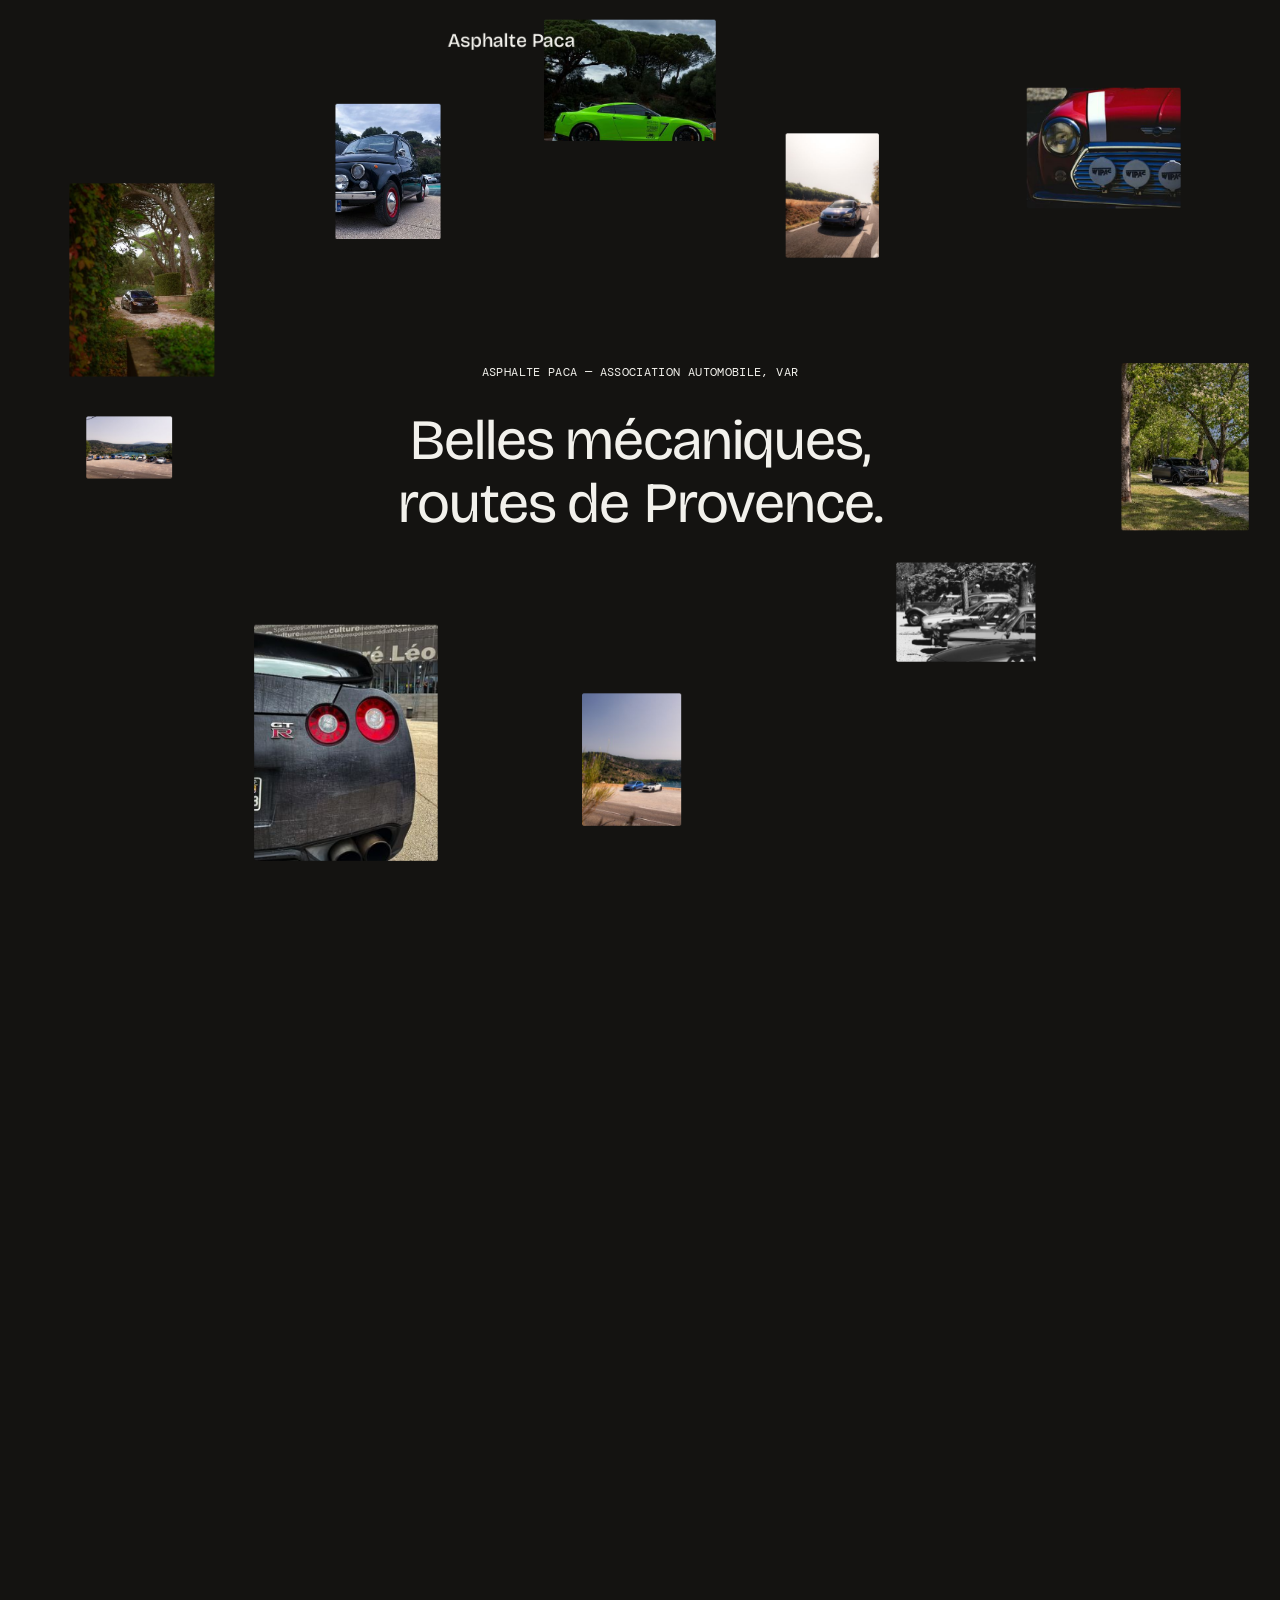
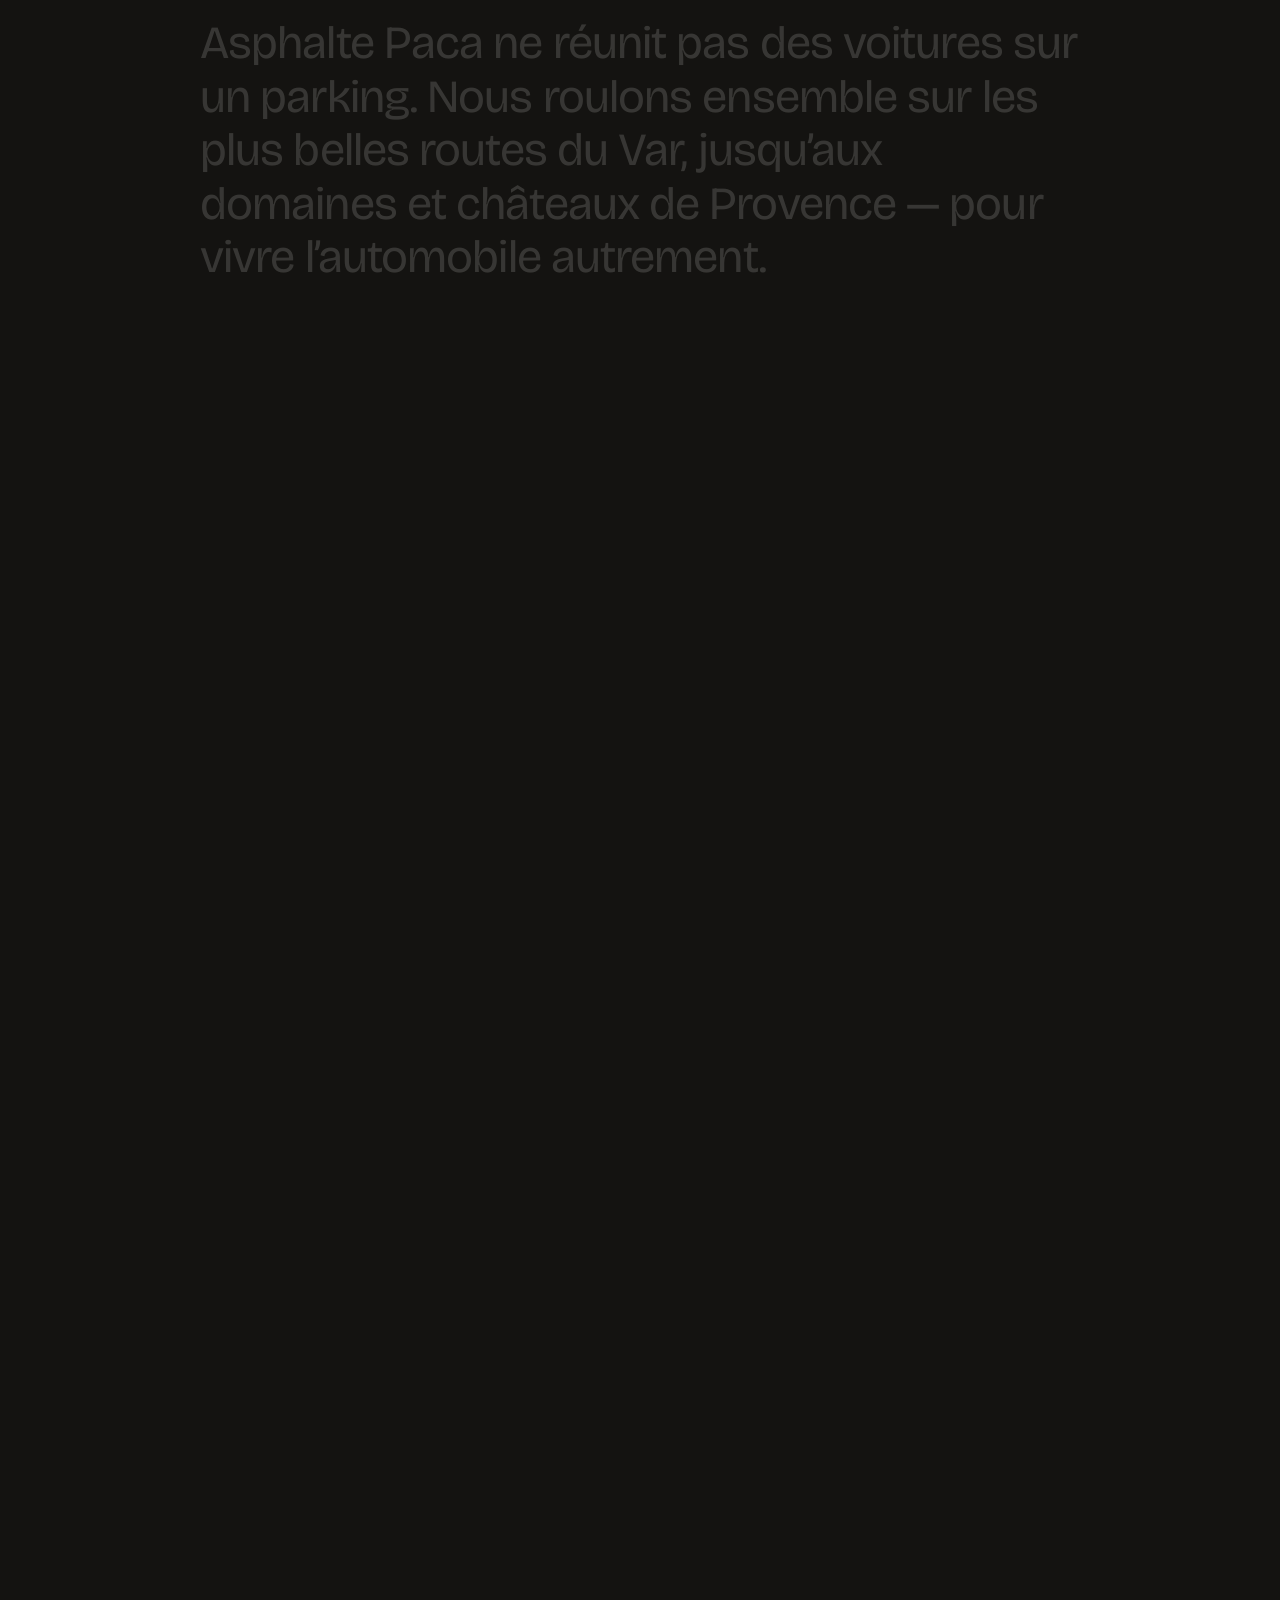
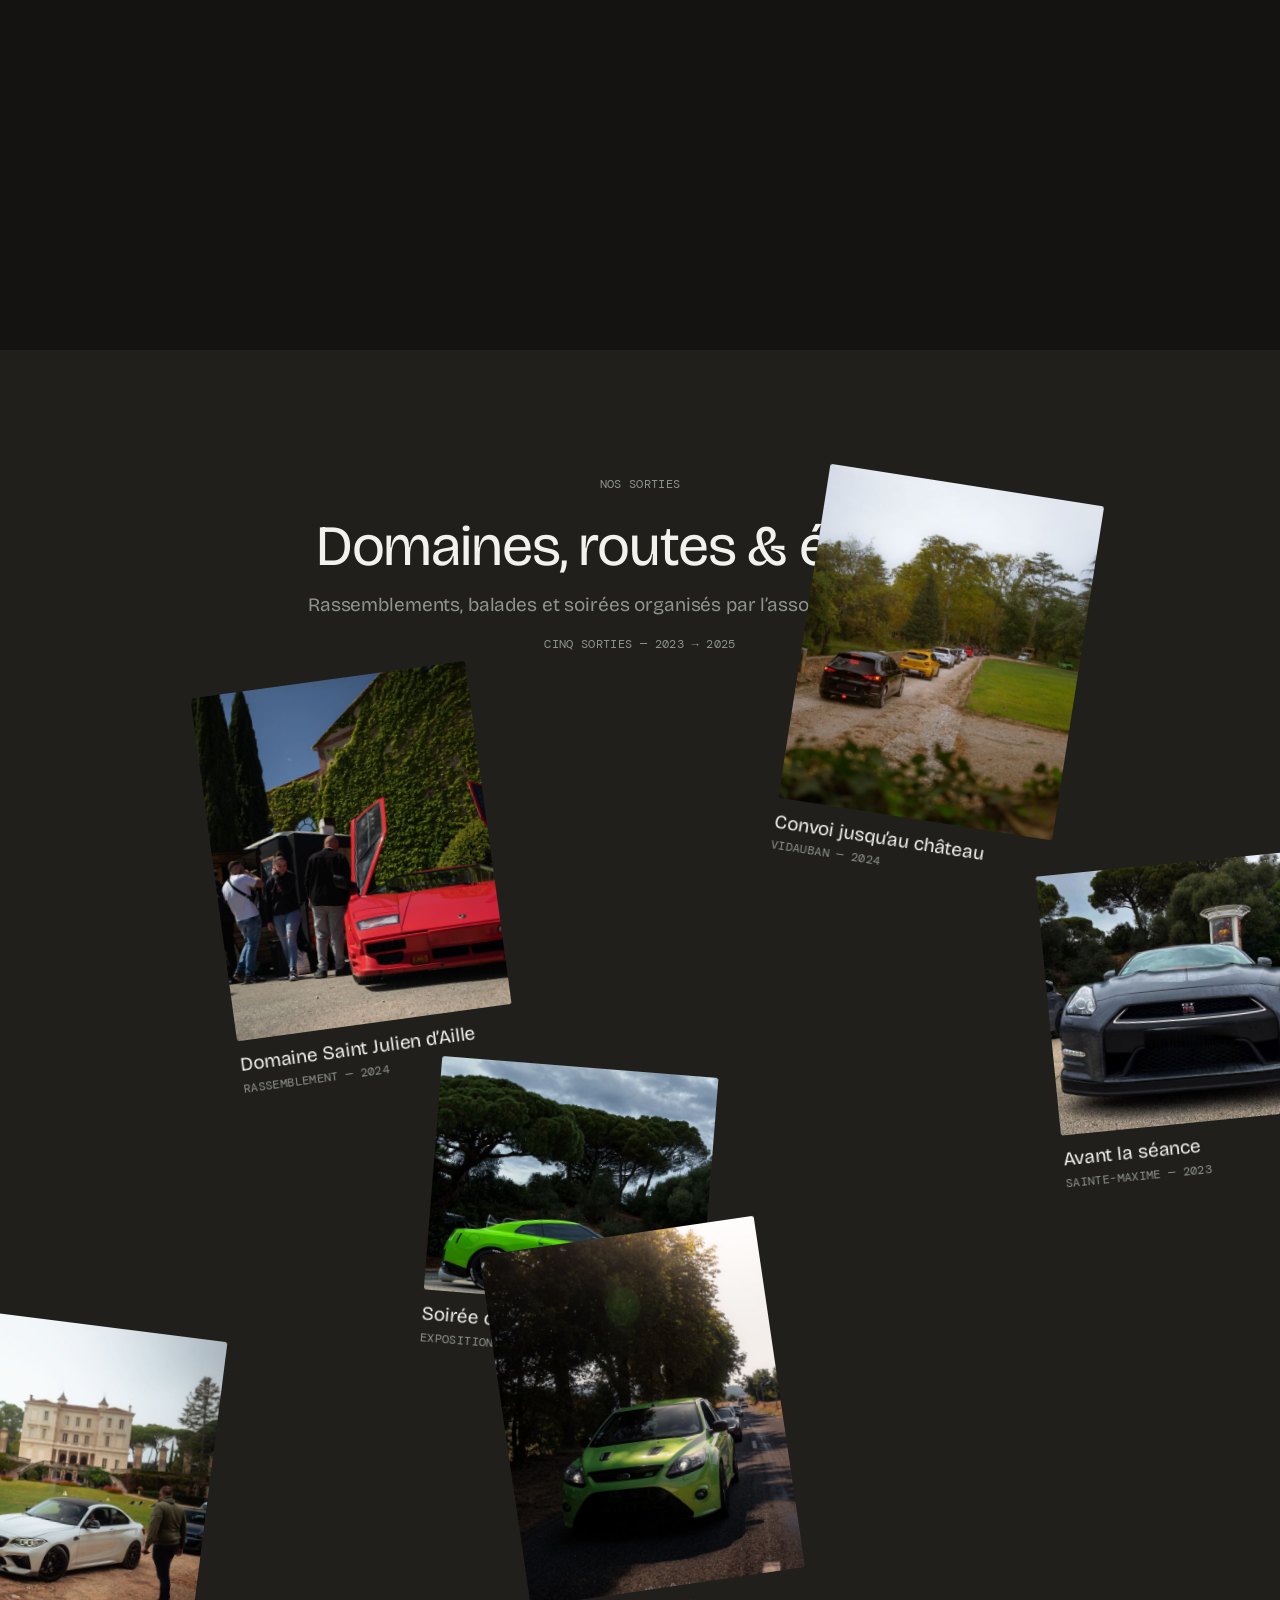
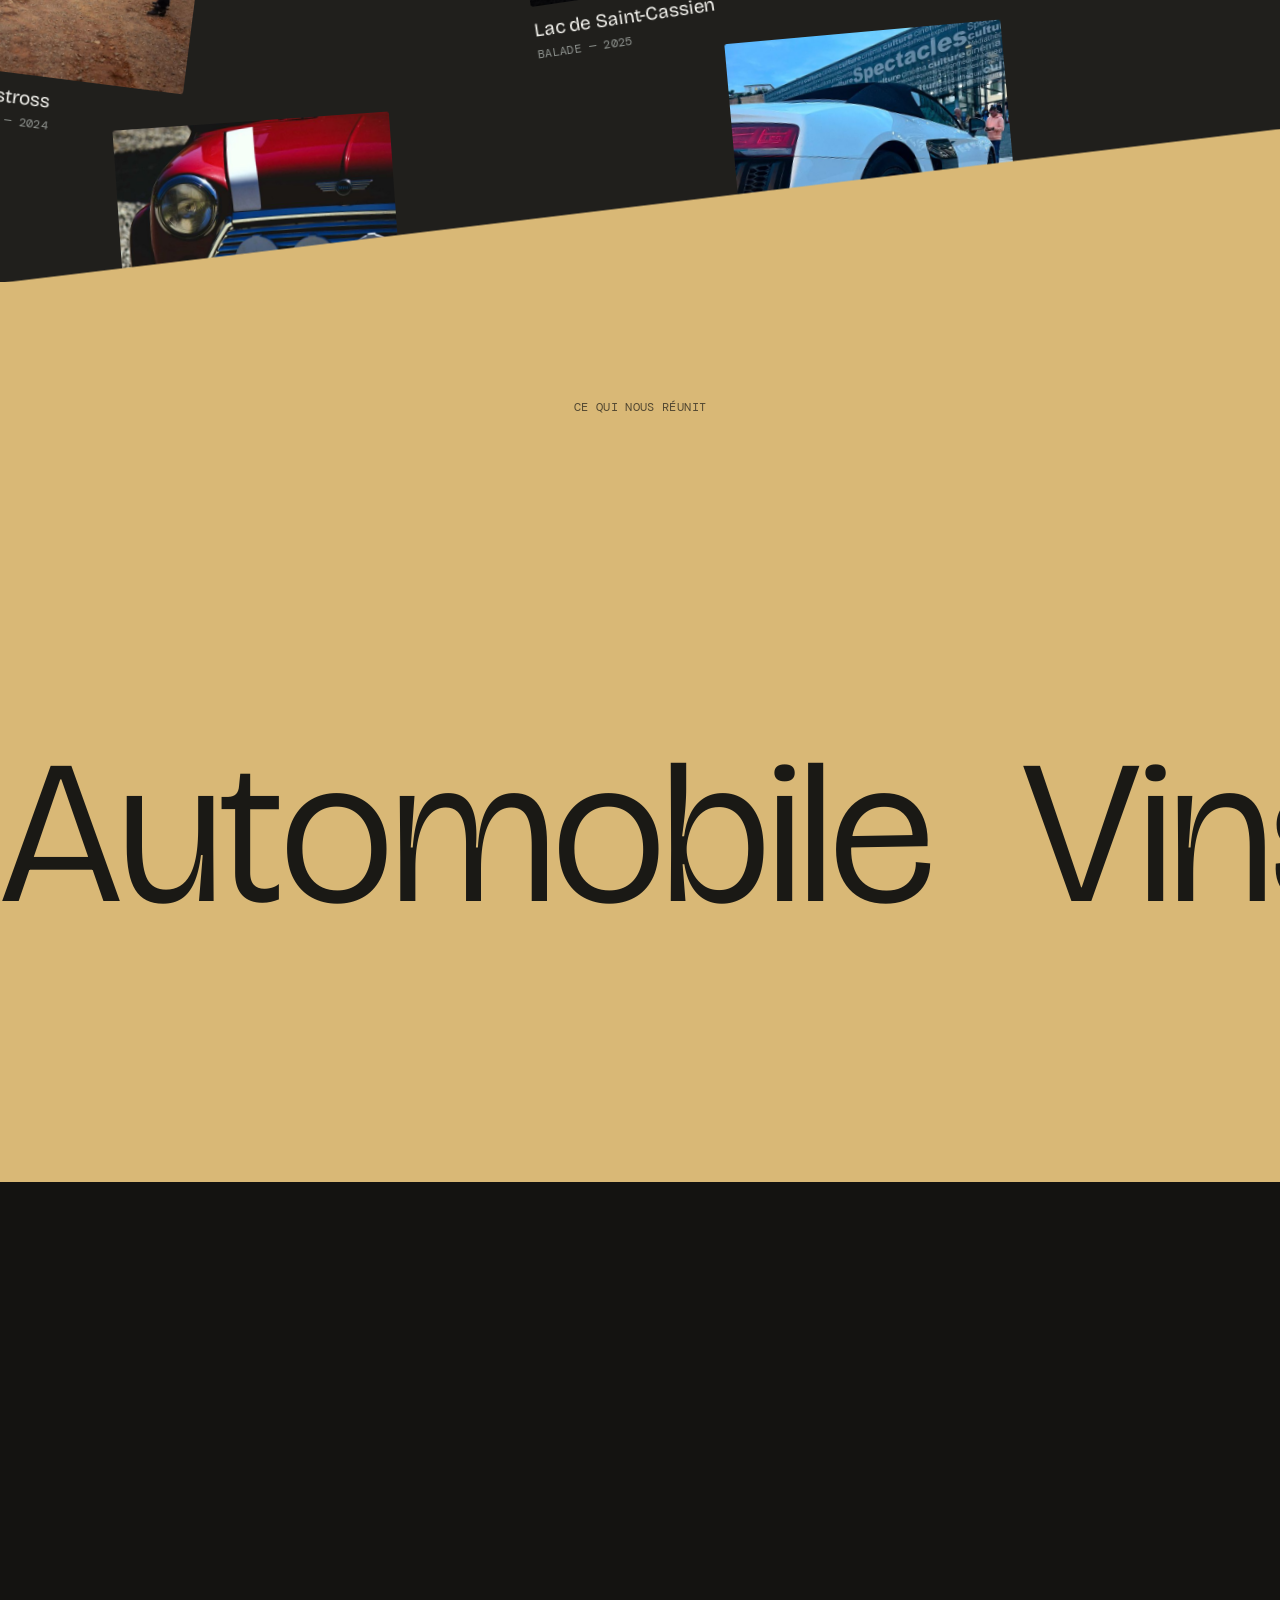
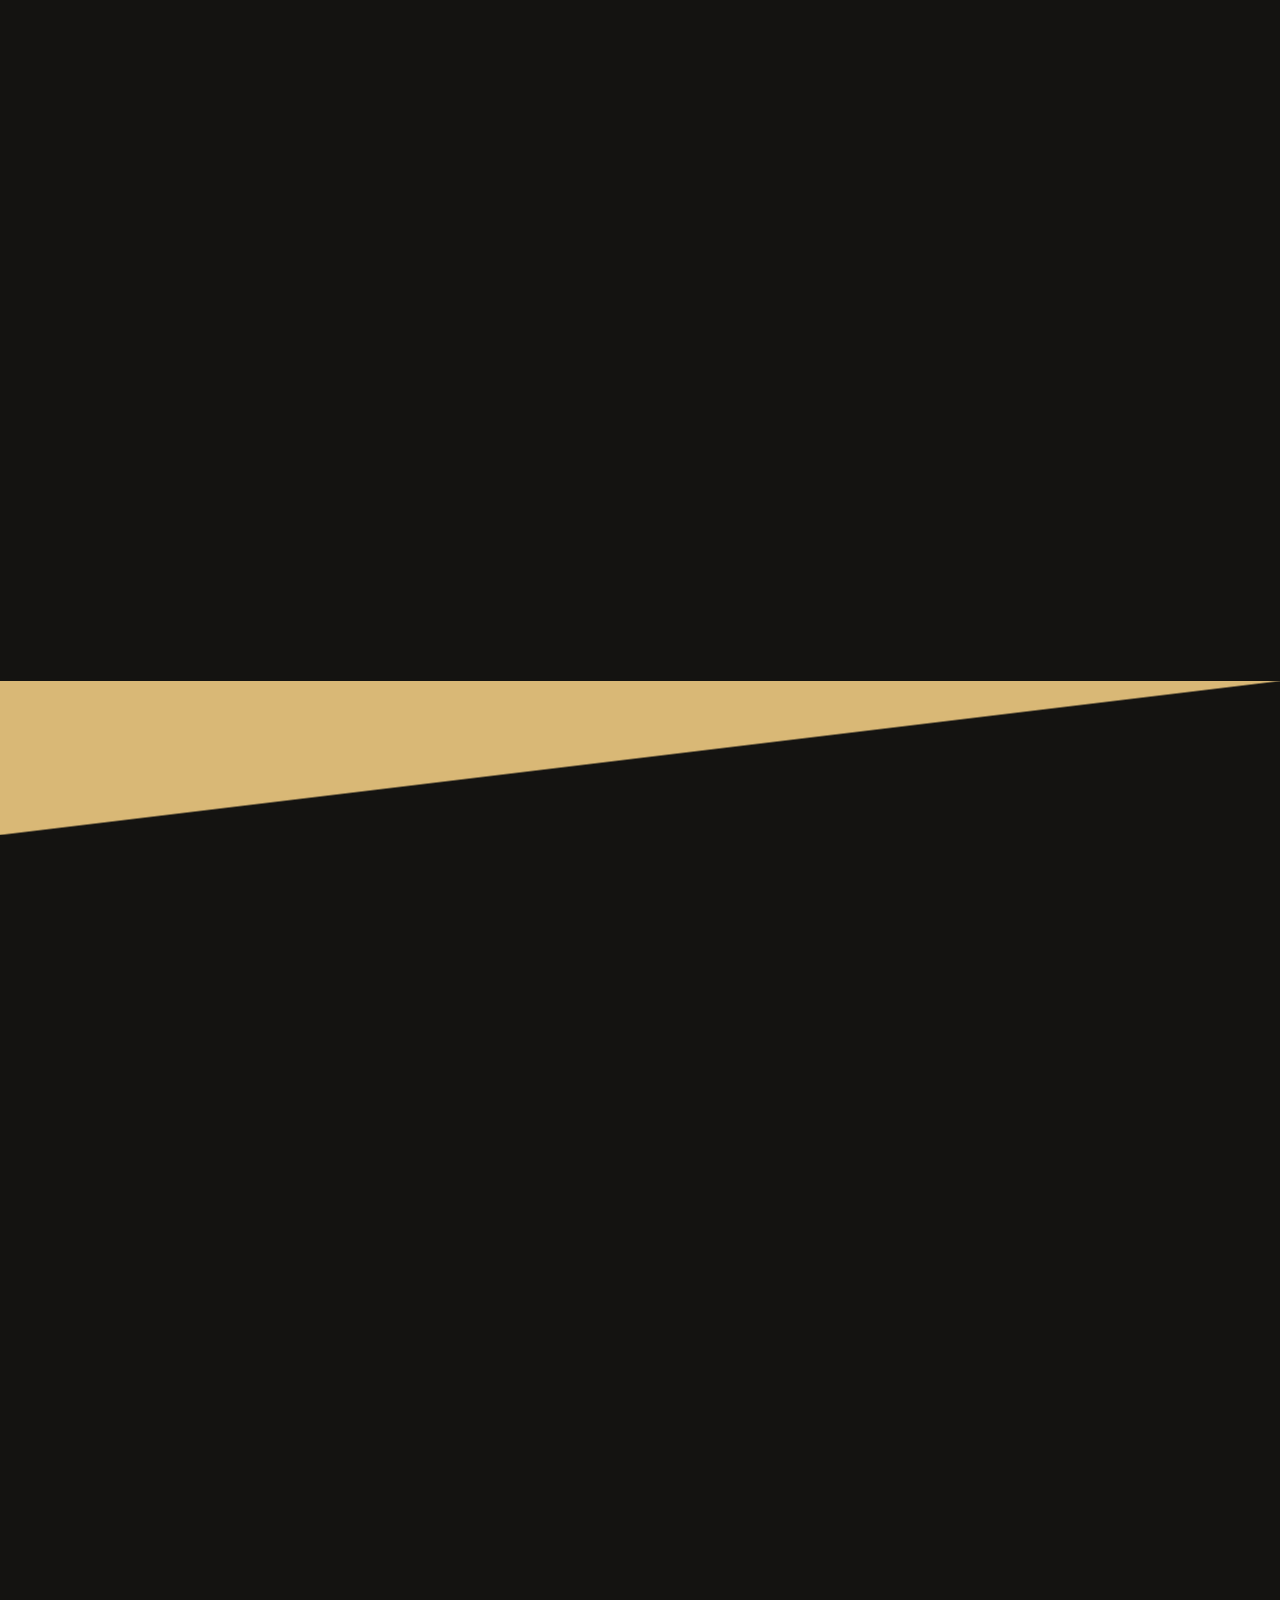
<file: index.html>
<!DOCTYPE html>
<html lang="fr" data-theme="dark">
<head>
  <meta charset="UTF-8">
  <meta name="viewport" content="width=device-width, initial-scale=1.0">
  <title>Asphalte Paca — Association automobile, Var</title>
  <meta name="description" content="Asphalte Paca, association automobile du Var : rassemblements dans les domaines et châteaux, balades sur les routes de Provence, ouverts au public.">
  <link rel="preconnect" href="https://fonts.googleapis.com">
  <link rel="preconnect" href="https://fonts.gstatic.com" crossorigin>
  <link href="https://fonts.googleapis.com/css2?family=Bricolage+Grotesque:opsz,wght@12..96,300;12..96,400;12..96,500&family=DM+Mono:wght@400;500&display=swap" rel="stylesheet">
  <link rel="icon" type="image/png" href="favicon.png">
  <link rel="apple-touch-icon" href="apple-touch-icon.png">
  <link rel="stylesheet" href="styles.css">
</head>
<body>

  <!-- ══════════ PRELOADER ══════════ -->
  <div class="loader" id="loader" aria-hidden="true">
    <div class="loader-inner">
      <p class="loader-wordmark">Asphalte Paca</p>
      <span class="loader-rule"><i id="loaderBar"></i></span>
    </div>
  </div>

  <!-- ══════════ CONTENU ══════════ -->
  <main class="smooth" id="smooth">

    <!-- ─── SCÈNE 1 · PASTEBOARD → ZOOM TEXTE → SÉRIE EN LUMIÈRE ─── -->
    <section class="scene s-hero" id="hero" data-pin="5">
      <div class="pin">

        <div class="floaters" aria-hidden="true">
          <figure class="fl" style="--x:-4%;  --y:13%; --w:196px" data-d="0.55"><img src="images/f1.jpg" alt=""></figure>
          <figure class="fl" style="--x:21%;   --y:3%; --w:142px" data-d="0.90"><img src="images/f2.jpg" alt=""></figure>
          <figure class="fl" style="--x:40%;  --y:-8%; --w:232px" data-d="0.40"><img src="images/f3.jpg" alt=""></figure>
          <figure class="fl" style="--x:63%;  --y:7%; --w:126px" data-d="0.75"><img src="images/f4.jpg" alt=""></figure>
          <figure class="fl" style="--x:85%;  --y:1%; --w:208px" data-d="1.00"><img src="images/f5.jpg" alt=""></figure>
          <figure class="fl" style="--x:-2%;  --y:45%; --w:116px" data-d="0.50"><img src="images/f6.jpg" alt=""></figure>
          <figure class="fl" style="--x:94%;  --y:37%; --w:172px" data-d="0.70"><img src="images/f7.jpg" alt=""></figure>
          <figure class="fl" style="--x:13%;  --y:71%; --w:248px" data-d="0.35"><img src="images/f8.jpg" alt=""></figure>
          <figure class="fl" style="--x:44%;  --y:81%; --w:134px" data-d="0.85"><img src="images/f9.jpg" alt=""></figure>
          <figure class="fl" style="--x:73%;  --y:64%; --w:188px" data-d="0.60"><img src="images/f10.jpg" alt=""></figure>
        </div>

        <div class="hero-copy">
          <p class="hero-kicker mono" id="heroKicker">ÉLISE AUBERT — PHOTOGRAPHE, PARIS</p>
          <h1 class="hero-title">
            <span class="hero-line1" id="heroLine1">Des photographies honnêtes,</span>
            <span class="hero-line2" id="heroLine2">
              <span class="hl">pour des gens</span>
              <span class="grow" id="grow1"><img src="images/hero.jpg" alt="Les voitures d\'Asphalte Paca au belvédère du Lac de Saint-Cassien"></span>
              <span class="hl">vrais.</span>
            </span>
          </h1>
        </div>

        <!-- calque plein écran : titre blanc sur l'image -->
        <div class="spot" id="spot" aria-hidden="true">
          <h2 class="spot-intro" id="spotIntro"><span>Portrait,</span> <span>mode,</span> <span>documentaire</span> <span>—</span> <span>à</span> <span>Paris.</span></h2>
        </div>

      </div>
    </section>

    <!-- ─── SCÈNE 2 · MANIFESTE (remplissage caractère par caractère) ─── -->
    <section class="scene s-fill" id="manifeste" data-pin="3.5">
      <div class="pin">
        <p class="fill-text" id="fillText">Asphalte Paca photographie des gens vrais, dans des lumières trouvées. Elle cherche l'instant précis où l'on <span class="boxed" id="boxedPhrase">cesse de poser<svg class="box-svg" viewBox="0 0 100 100" preserveAspectRatio="none"><path id="boxPath" d="M50,6 C88,4 98,22 97,50 C96,82 76,96 49,95 C16,94 3,76 4,48 C5,18 20,7 50,6 Z"/></svg></span> — la seconde où le vrai visage revient.</p>
      </div>
    </section>

    <!-- ─── SCÈNE 3 · SÉLECTION (panneau blanc, masonry parallaxe) ─── -->
    <section class="collection" id="travaux">
      <header class="coll-head">
        <p class="mono ash">TRAVAUX CHOISIS</p>
        <h2 class="coll-title" id="collTitle">Commandes &amp; éditos</h2>
        <p class="coll-sub">Mode, presse et campagnes, photographiées comme des séries personnelles.</p>
        <p class="mono ash">HUIT PROJETS — 2019 → 2026</p>
      </header>

      <div id="collGrid"></div>
    </section>

    <!-- ─── 5 · DEVISE — train de mots-clés géants sur bande lime ─── -->
    <div class="band" id="temps">
      <div class="diag to-lime" aria-hidden="true"></div>
      <section class="scene s-motto" data-pin="4">
        <div class="pin motto-pin">
          <p class="motto-kicker mono" id="mottoKicker">CE QUI GUIDE CHAQUE IMAGE</p>
          <div class="motto-track" id="mottoTrack"></div>
          <p class="motto-hint mono" id="mottoHint"></p>
        </div>
      </section>
      <div class="diag from-lime" aria-hidden="true"></div>
    </div>

    <!-- ─── SCÈNE 5 · « UN PROJET, 3 ÉTAPES » → LE PROCESSUS IMMERSIF ─── -->
    <section class="scene s-night" id="explorer" data-pin="9">
      <div class="pin">

        <div class="night-line" id="nightLine">
          <span class="hl nw" id="nw1">Un</span>
          <span class="hl nw" id="nw2">projet,</span>
          <span class="grow" id="grow2"><img src="images/process.jpg" alt="Voitures de collection au Château Mouresse"></span>
          <span class="hl nw" id="nw3">3 étapes.</span>
        </div>

        <!-- compteur monumental : le numéro d'étape défile comme un odomètre -->
        <div class="bignum" id="bigNum" aria-hidden="true"><span class="bignum-fixed">0</span><span class="bignum-roll"><span id="bigRoll"></span></span></div>

        <!-- contenu de l'étape, à gauche -->
        <div class="psteps" id="psteps"></div>

        <p class="steps-cta" id="stepsCta">
          <a href="adherer.html" id="stepsCtaLink">Réserver une séance →<svg class="cta-oval" viewBox="0 0 100 100" preserveAspectRatio="none" aria-hidden="true"><path id="ctaOval" d="M50,6 C88,4 98,22 97,50 C96,82 76,96 49,95 C16,94 3,76 4,48 C5,18 20,7 50,6 Z"/></svg></a>
        </p>

        <!-- rideau de lames : essuie le plein écran SANS jamais dézoomer -->
        <div class="wipe" id="nightWipe" aria-hidden="true"><span></span><span></span><span></span><span></span><span></span><span></span><span></span></div>

      </div>
    </section>

    <!-- ─── 8 · PREUVE SOCIALE — citation en rideau, guillemets géants ─── -->
    <section class="scene s-quote" id="temoignage" data-pin="3">
      <div class="pin">
        <div class="q-stack">
          <span class="q-glyph" aria-hidden="true">“</span>
          <blockquote class="q-block">
            <p class="q-text" id="quoteText"></p>
          </blockquote>
          <div class="q-sign">
            <span class="q-rule" aria-hidden="true"></span>
            <div class="q-sign-row" id="quoteAuthorWrap">
              <p class="q-name" id="quoteAuthor"></p>
              <p class="q-ctx mono ash" id="figKicker"></p>
              <p class="q-fig" id="bigFigure"><span class="fig-pre" id="figPre"></span><span class="fig-val" id="figVal">0</span><span class="fig-unit" id="figUnit"></span></p>
            </div>
          </div>
        </div>
      </div>
    </section>

    <!-- ─── SCÈNE 9 · OBJECTIONS — PHRASES + TRAÎNÉE D'IMAGES SOUS LA SOURIS ─── -->
    <section class="scene s-final" id="final" data-pin="2.6">
      <div class="pin">
        <p class="final-text">
          <span class="fs" id="fs1">Pas de décor.</span>
          <span class="fs" id="fs2">Pas de poses.</span>
          <span class="fs" id="fs3">Pas de filtres.</span><br>
          <span class="fs" id="fs4">Juste vous, <span class="pill" id="pillPhrase">en vrai.<svg class="pill-svg" viewBox="0 0 100 100" preserveAspectRatio="none"><path id="pillPath" d="M50,6 C88,4 98,22 97,50 C96,82 76,96 49,95 C16,94 3,76 4,48 C5,18 20,7 50,6 Z"/></svg></span></span>
        </p>

        <!-- réserve d'images pour la traînée sous la souris -->
        <div class="trail" id="trail" aria-hidden="true">
          <img src="images/t1.jpg"   style="--tw:150px" alt="">
          <img src="images/t2.jpg"   style="--tw:190px" alt="">
          <img src="images/t3.jpg"  style="--tw:120px" alt="">
          <img src="images/t4.jpg"  style="--tw:200px" alt="">
          <img src="images/t5.jpg" style="--tw:96px"  alt="">
          <img src="images/t6.jpg"  style="--tw:170px" alt="">
          <img src="images/t7.jpg"  style="--tw:34px"  alt="">
          <img src="images/t8.jpg"  style="--tw:140px" alt="">
          <img src="images/t9.jpg"  style="--tw:200px" alt="">
          <img src="images/t10.jpg" style="--tw:110px" alt="">
          <img src="images/t11.jpg"  style="--tw:28px"  alt="">
          <img src="images/t12.jpg"  style="--tw:160px" alt="">
          <img src="images/t13.jpg"  style="--tw:130px" alt="">
          <img src="images/t14.jpg"  style="--tw:180px" alt="">
          <img src="images/t15.jpg"  style="--tw:40px"  alt="">
          <img src="images/t16.jpg"  style="--tw:150px" alt="">
          <img src="images/t17.jpg"  style="--tw:120px" alt="">
          <img src="images/t18.jpg"  style="--tw:200px" alt="">
          <img src="images/t19.jpg" style="--tw:100px" alt="">
          <img src="images/t20.jpg"  style="--tw:170px" alt="">
        </div>
      </div>
    </section>

    <!-- ─── FOOTER ─── -->
    <footer class="footer" id="contact">
      <p class="footer-kicker mono ash reveal">UN PROJET, UNE IMAGE EN TÊTE ?</p>
      <a class="footer-mail reveal" href="mailto:contact.asphaltepaca@gmail.com"><span class="footer-mail-text">contact.asphaltepaca@gmail.com</span></a>
      <p class="footer-reassurance mono ash reveal">RÉPONSE SOUS 24 H — DEVIS GRATUIT, SANS ENGAGEMENT</p>
      <p class="footer-reassurance mono reveal"><a href="adherer.html">ADHÉRER →</a>&nbsp;&nbsp;&nbsp;<a href="boutique.html">BOUTIQUE →</a></p>
      <h2 class="footer-name" id="footerName" aria-label="Asphalte Paca">Asphalte Paca</h2>
      <div class="footer-bottom">
        <p class="mono ash">© 2026 — PARIS, FRANCE</p>
        <p class="mono"><a href="https://www.instagram.com/asphaltepaca/" target="_blank" rel="noopener">INSTAGRAM ↗</a></p>
        <p class="mono ash">FAITE AVEC DE LA LUMIÈRE</p>
      </div>
    </footer>

  </main>

  <!-- ══════════ CHROME FIXE — barre flottante en haut ══════════ -->

  <header class="dock" id="dock">
    <a class="dock-wordmark" href="#hero" data-nav>Asphalte Paca</a>
    <nav class="dock-nav" aria-label="Navigation principale">
      <a class="dock-link mono" href="#travaux" data-nav>TRAVAUX</a>
      <a class="dock-link mono" href="boutique.html">BOUTIQUE</a>
    </nav>
    <a class="dock-cta mono" href="adherer.html">ADHÉRER</a>
  </header>

  <script src="content.js"></script>
  <script src="app.js"></script>
</body>
</html>
</file>
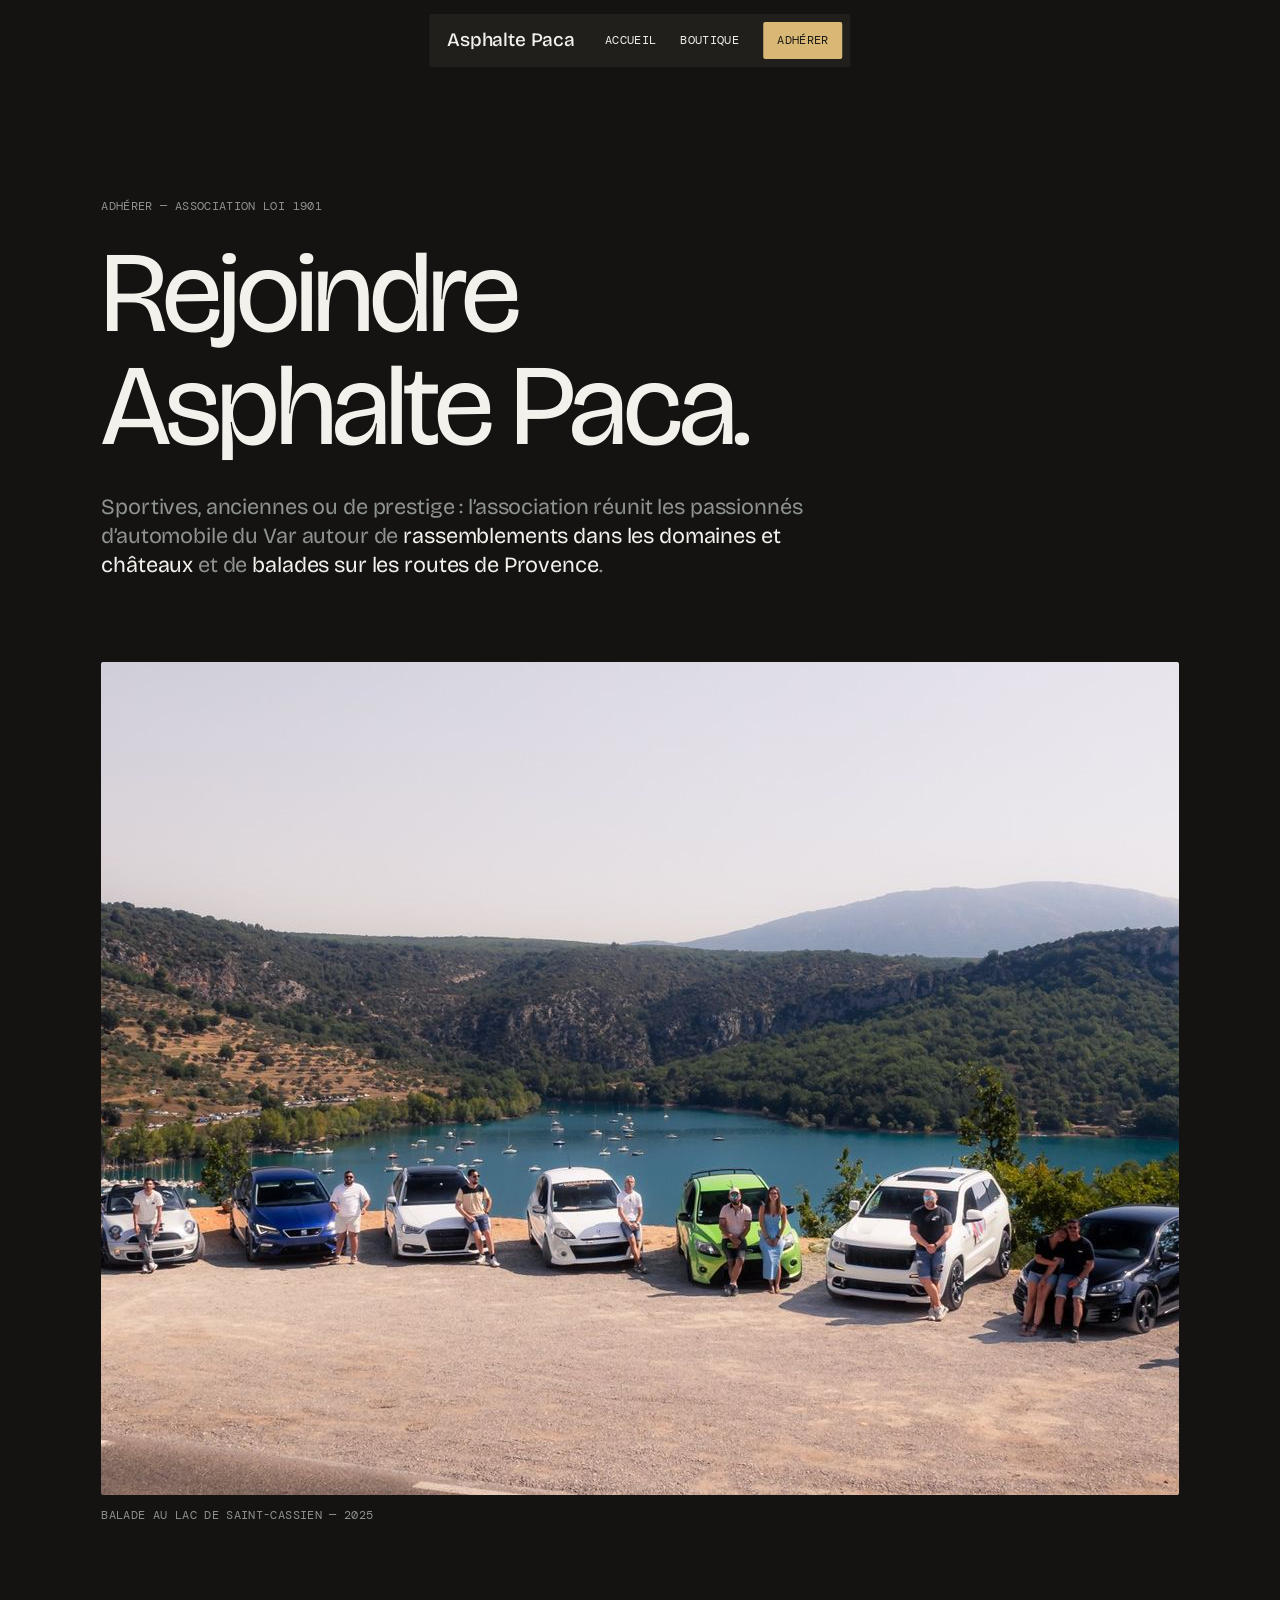
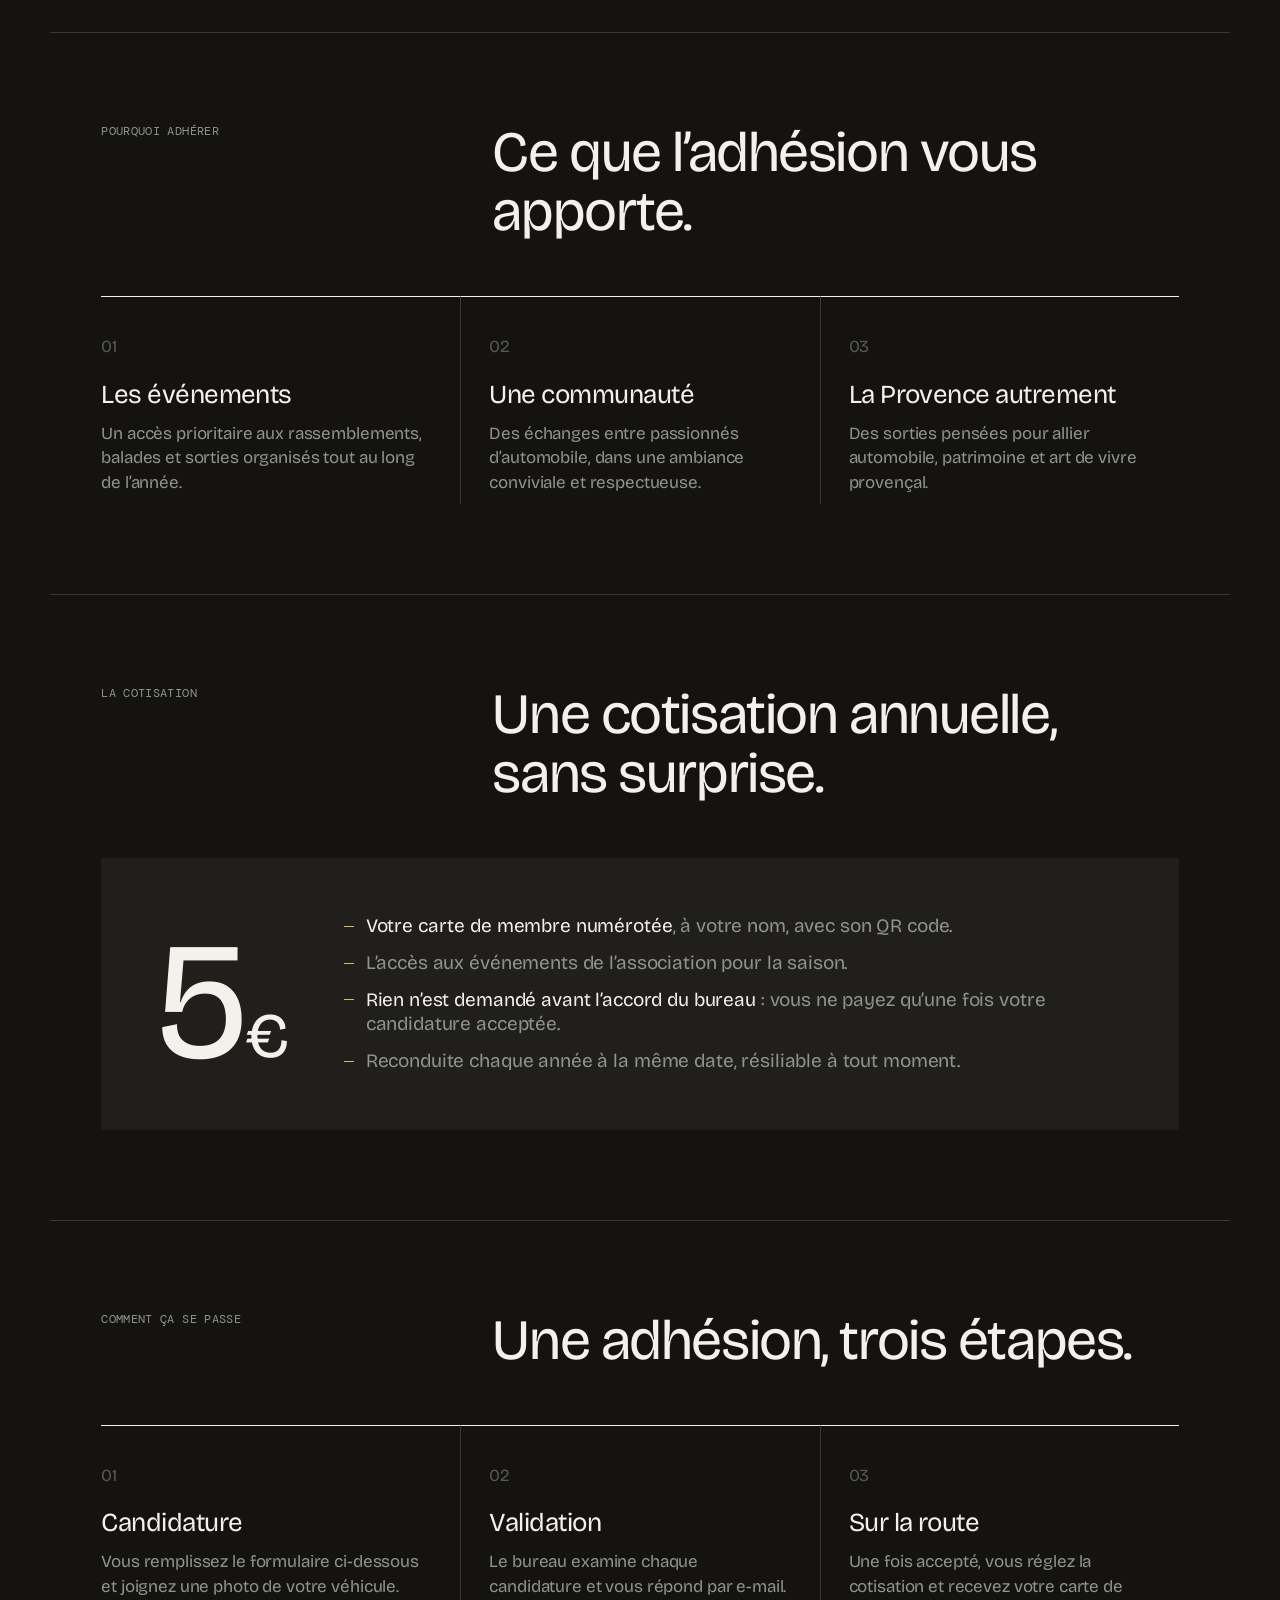
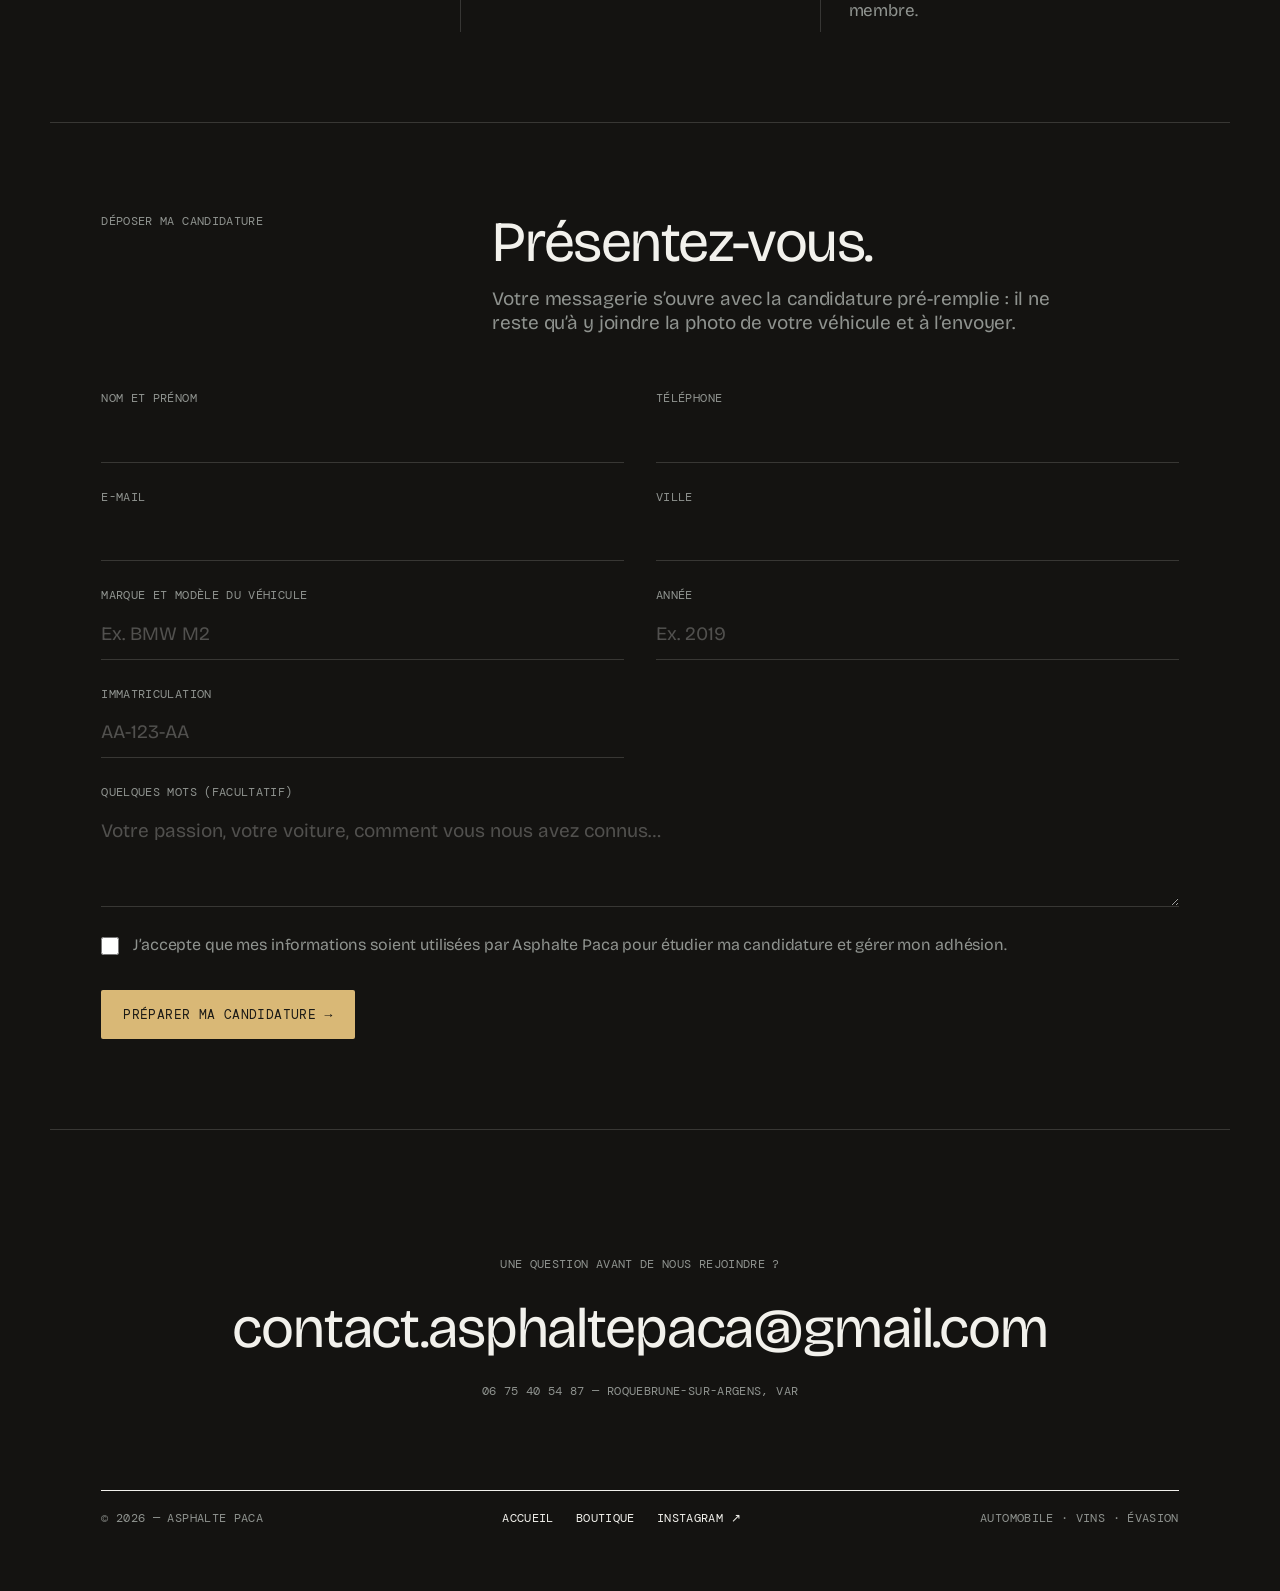
<file: adherer.html>
<!DOCTYPE html>
<html lang="fr" data-theme="dark">
<head>
  <meta charset="UTF-8">
  <meta name="viewport" content="width=device-width, initial-scale=1.0">
  <title>Adhérer — Asphalte Paca</title>
  <meta name="description" content="Rejoindre Asphalte Paca, association automobile du Var : pourquoi adhérer, comment ça se passe, et le formulaire de candidature.">
  <link rel="preconnect" href="https://fonts.googleapis.com">
  <link rel="preconnect" href="https://fonts.gstatic.com" crossorigin>
  <link href="https://fonts.googleapis.com/css2?family=Bricolage+Grotesque:opsz,wght@12..96,300;12..96,400;12..96,500&family=DM+Mono:wght@400;500&display=swap" rel="stylesheet">
  <link rel="icon" type="image/png" href="favicon.png">
  <link rel="apple-touch-icon" href="apple-touch-icon.png">
  <link rel="stylesheet" href="styles.css">
  <link rel="stylesheet" href="pages.css">
</head>
<body class="page">

  <header class="dock">
    <a class="dock-wordmark" href="index.html">Asphalte Paca</a>
    <nav class="dock-nav" aria-label="Navigation principale">
      <a class="dock-link mono" href="index.html">ACCUEIL</a>
      <a class="dock-link mono" href="boutique.html">BOUTIQUE</a>
    </nav>
    <a class="dock-cta mono" href="adherer.html" aria-current="page">ADHÉRER</a>
  </header>

  <main>
    <section class="p-hero wrap">
      <p class="mono ash">ADHÉRER — ASSOCIATION LOI 1901</p>
      <h1 class="p-title">Rejoindre<br>Asphalte Paca.</h1>
      <p class="p-lead">Sportives, anciennes ou de prestige : l’association réunit les passionnés
        d’automobile du Var autour de <strong>rassemblements dans les domaines et châteaux</strong>
        et de <strong>balades sur les routes de Provence</strong>.</p>
    </section>

    <figure class="p-photo wrap">
      <img src="images/adherer.jpg" alt="Les membres d’Asphalte Paca et leurs voitures au belvédère du Lac de Saint-Cassien" width="2000" height="833">
      <figcaption class="mono ash">BALADE AU LAC DE SAINT-CASSIEN — 2025</figcaption>
    </figure>

    <section class="p-sec wrap">
      <div class="p-sec-head">
        <p class="mono ash">POURQUOI ADHÉRER</p>
        <h2>Ce que l’adhésion vous apporte.</h2>
      </div>
      <div class="p-cols">
        <div class="p-col">
          <p class="p-num">01</p>
          <h3>Les événements</h3>
          <p>Un accès prioritaire aux rassemblements, balades et sorties organisés tout au long de l’année.</p>
        </div>
        <div class="p-col">
          <p class="p-num">02</p>
          <h3>Une communauté</h3>
          <p>Des échanges entre passionnés d’automobile, dans une ambiance conviviale et respectueuse.</p>
        </div>
        <div class="p-col">
          <p class="p-num">03</p>
          <h3>La Provence autrement</h3>
          <p>Des sorties pensées pour allier automobile, patrimoine et art de vivre provençal.</p>
        </div>
      </div>
    </section>

    <section class="p-sec wrap">
      <div class="p-sec-head">
        <p class="mono ash">LA COTISATION</p>
        <h2>Une cotisation annuelle, sans surprise.</h2>
      </div>
      <div class="p-price">
        <p class="p-price-fig">5<small>€</small></p>
        <ul>
          <li><strong>Votre carte de membre numérotée</strong>, à votre nom, avec son QR code.</li>
          <li>L’accès aux événements de l’association pour la saison.</li>
          <li><strong>Rien n’est demandé avant l’accord du bureau</strong> : vous ne payez qu’une fois votre candidature acceptée.</li>
          <li>Reconduite chaque année à la même date, résiliable à tout moment.</li>
        </ul>
      </div>
    </section>

    <section class="p-sec wrap">
      <div class="p-sec-head">
        <p class="mono ash">COMMENT ÇA SE PASSE</p>
        <h2>Une adhésion, trois étapes.</h2>
      </div>
      <div class="p-cols">
        <div class="p-col">
          <p class="p-num">01</p>
          <h3>Candidature</h3>
          <p>Vous remplissez le formulaire ci-dessous et joignez une photo de votre véhicule.</p>
        </div>
        <div class="p-col">
          <p class="p-num">02</p>
          <h3>Validation</h3>
          <p>Le bureau examine chaque candidature et vous répond par e-mail.</p>
        </div>
        <div class="p-col">
          <p class="p-num">03</p>
          <h3>Sur la route</h3>
          <p>Une fois accepté, vous réglez la cotisation et recevez votre carte de membre.</p>
        </div>
      </div>
    </section>

    <section class="p-sec wrap" id="formulaire">
      <div class="p-sec-head">
        <p class="mono ash">DÉPOSER MA CANDIDATURE</p>
        <div>
          <h2>Présentez-vous.</h2>
          <p style="margin-top:14px">Votre messagerie s’ouvre avec la candidature pré-remplie : il ne reste qu’à
            y joindre la photo de votre véhicule et à l’envoyer.</p>
        </div>
      </div>

      <form class="p-form" id="candidature" novalidate>
        <div class="p-field">
          <label class="mono" for="f-nom">NOM ET PRÉNOM</label>
          <input id="f-nom" name="nom" autocomplete="name" required>
        </div>
        <div class="p-field">
          <label class="mono" for="f-tel">TÉLÉPHONE</label>
          <input id="f-tel" name="telephone" type="tel" autocomplete="tel" required>
        </div>
        <div class="p-field">
          <label class="mono" for="f-mail">E-MAIL</label>
          <input id="f-mail" name="email" type="email" autocomplete="email" required>
        </div>
        <div class="p-field">
          <label class="mono" for="f-ville">VILLE</label>
          <input id="f-ville" name="ville" autocomplete="address-level2" required>
        </div>
        <div class="p-field">
          <label class="mono" for="f-vehicule">MARQUE ET MODÈLE DU VÉHICULE</label>
          <input id="f-vehicule" name="vehicule" placeholder="Ex. BMW M2" required>
        </div>
        <div class="p-field">
          <label class="mono" for="f-annee">ANNÉE</label>
          <input id="f-annee" name="annee" inputmode="numeric" placeholder="Ex. 2019">
        </div>
        <div class="p-field">
          <label class="mono" for="f-plaque">IMMATRICULATION</label>
          <input id="f-plaque" name="immatriculation" placeholder="AA-123-AA" required>
        </div>
        <div class="p-field full">
          <label class="mono" for="f-msg">QUELQUES MOTS (FACULTATIF)</label>
          <textarea id="f-msg" name="message" placeholder="Votre passion, votre voiture, comment vous nous avez connus…"></textarea>
        </div>
        <label class="p-check">
          <input type="checkbox" name="accord" required>
          <span>J’accepte que mes informations soient utilisées par Asphalte Paca pour étudier ma candidature et gérer mon adhésion.</span>
        </label>
        <div class="p-actions">
          <button class="btn" type="submit">Préparer ma candidature →</button>
          <p class="p-note" id="candidatureDone" hidden>Votre messagerie s’est ouverte ? N’oubliez pas d’y joindre la photo de votre véhicule avant d’envoyer.
            Sinon, écrivez-nous directement à contact.asphaltepaca@gmail.com.</p>
        </div>
      </form>
    </section>
  </main>

  <footer class="p-footer wrap">
    <p class="mono ash">UNE QUESTION AVANT DE NOUS REJOINDRE ?</p>
    <a class="footer-mail" href="mailto:contact.asphaltepaca@gmail.com"><span class="footer-mail-text">contact.asphaltepaca@gmail.com</span></a>
    <p class="mono ash">06 75 40 54 87 — ROQUEBRUNE-SUR-ARGENS, VAR</p>
    <div class="footer-bottom">
      <p class="mono ash">© 2026 — ASPHALTE PACA</p>
      <p class="mono"><a href="index.html">ACCUEIL</a>&nbsp;&nbsp;&nbsp;<a href="boutique.html">BOUTIQUE</a>&nbsp;&nbsp;&nbsp;<a href="https://www.instagram.com/asphaltepaca/" target="_blank" rel="noopener">INSTAGRAM ↗</a></p>
      <p class="mono ash">AUTOMOBILE · VINS · ÉVASION</p>
    </div>
  </footer>

  <script src="pages.js"></script>
</body>
</html>
</file>
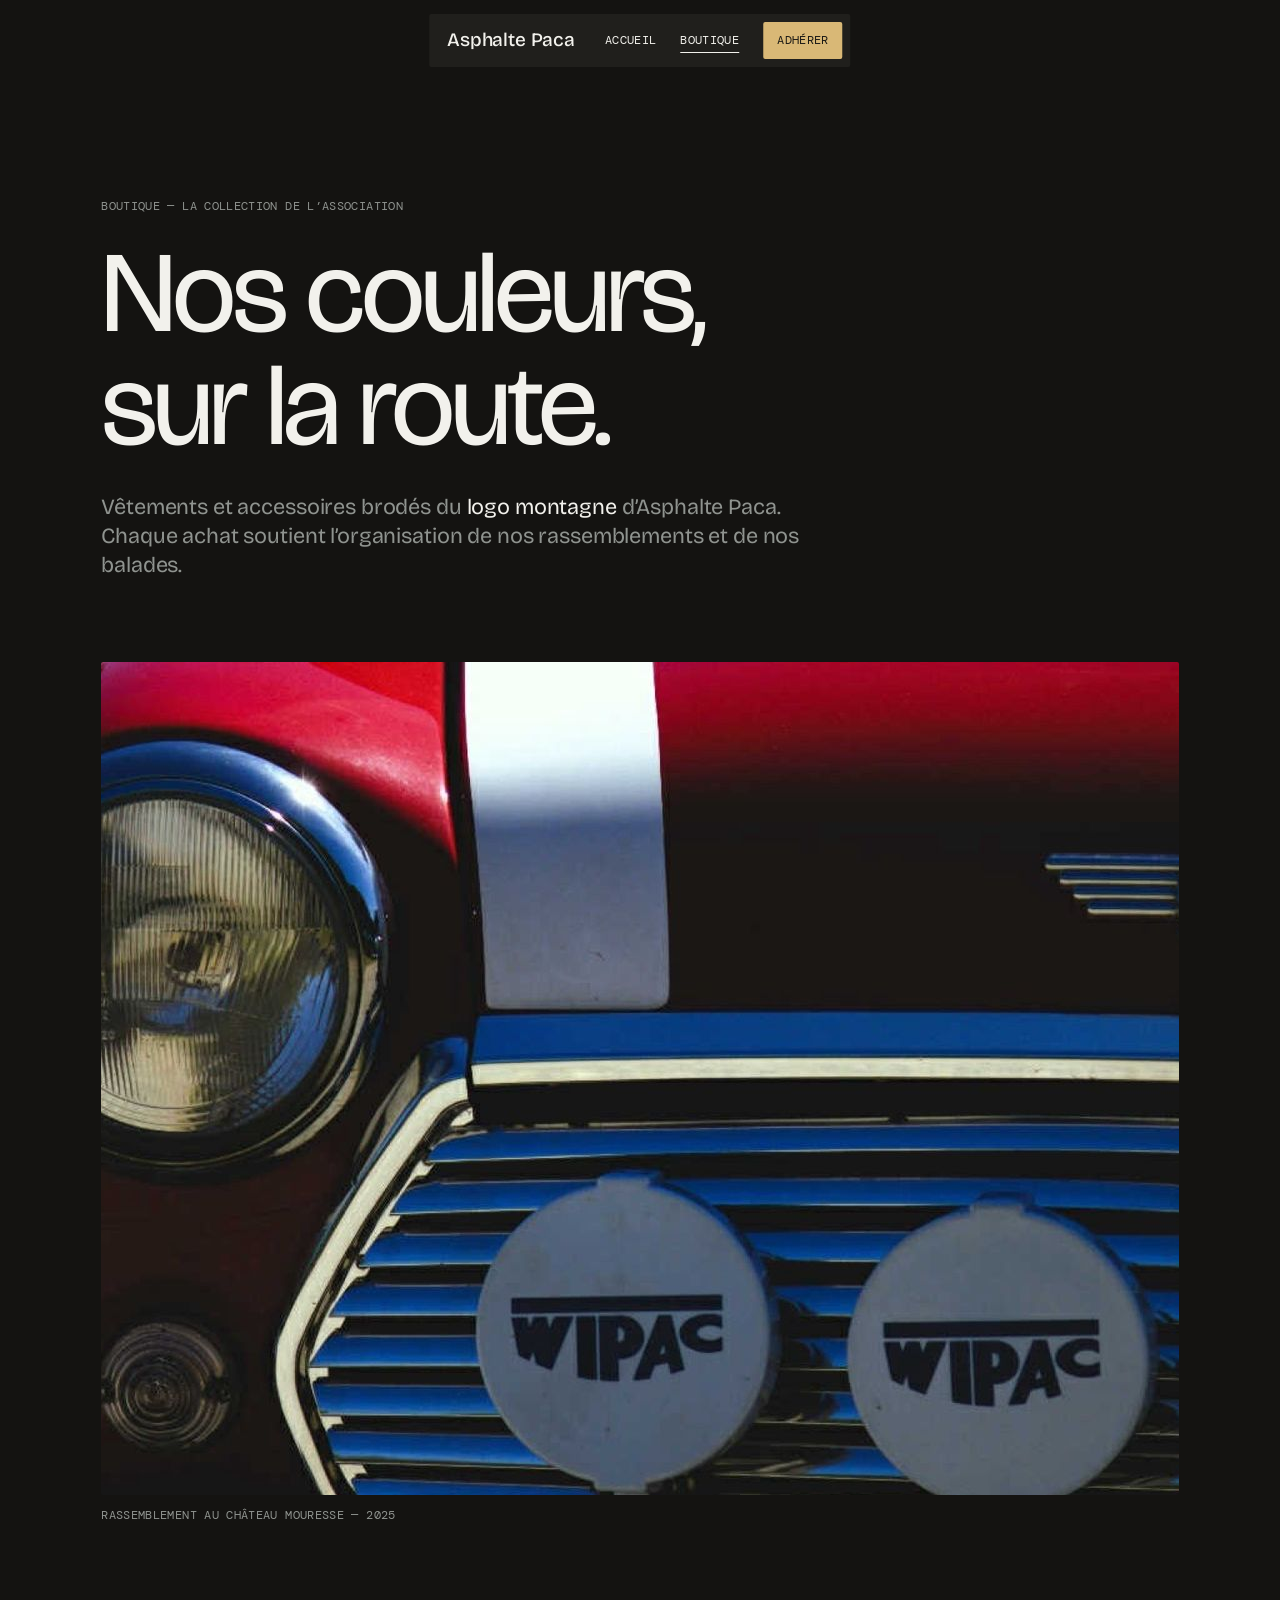
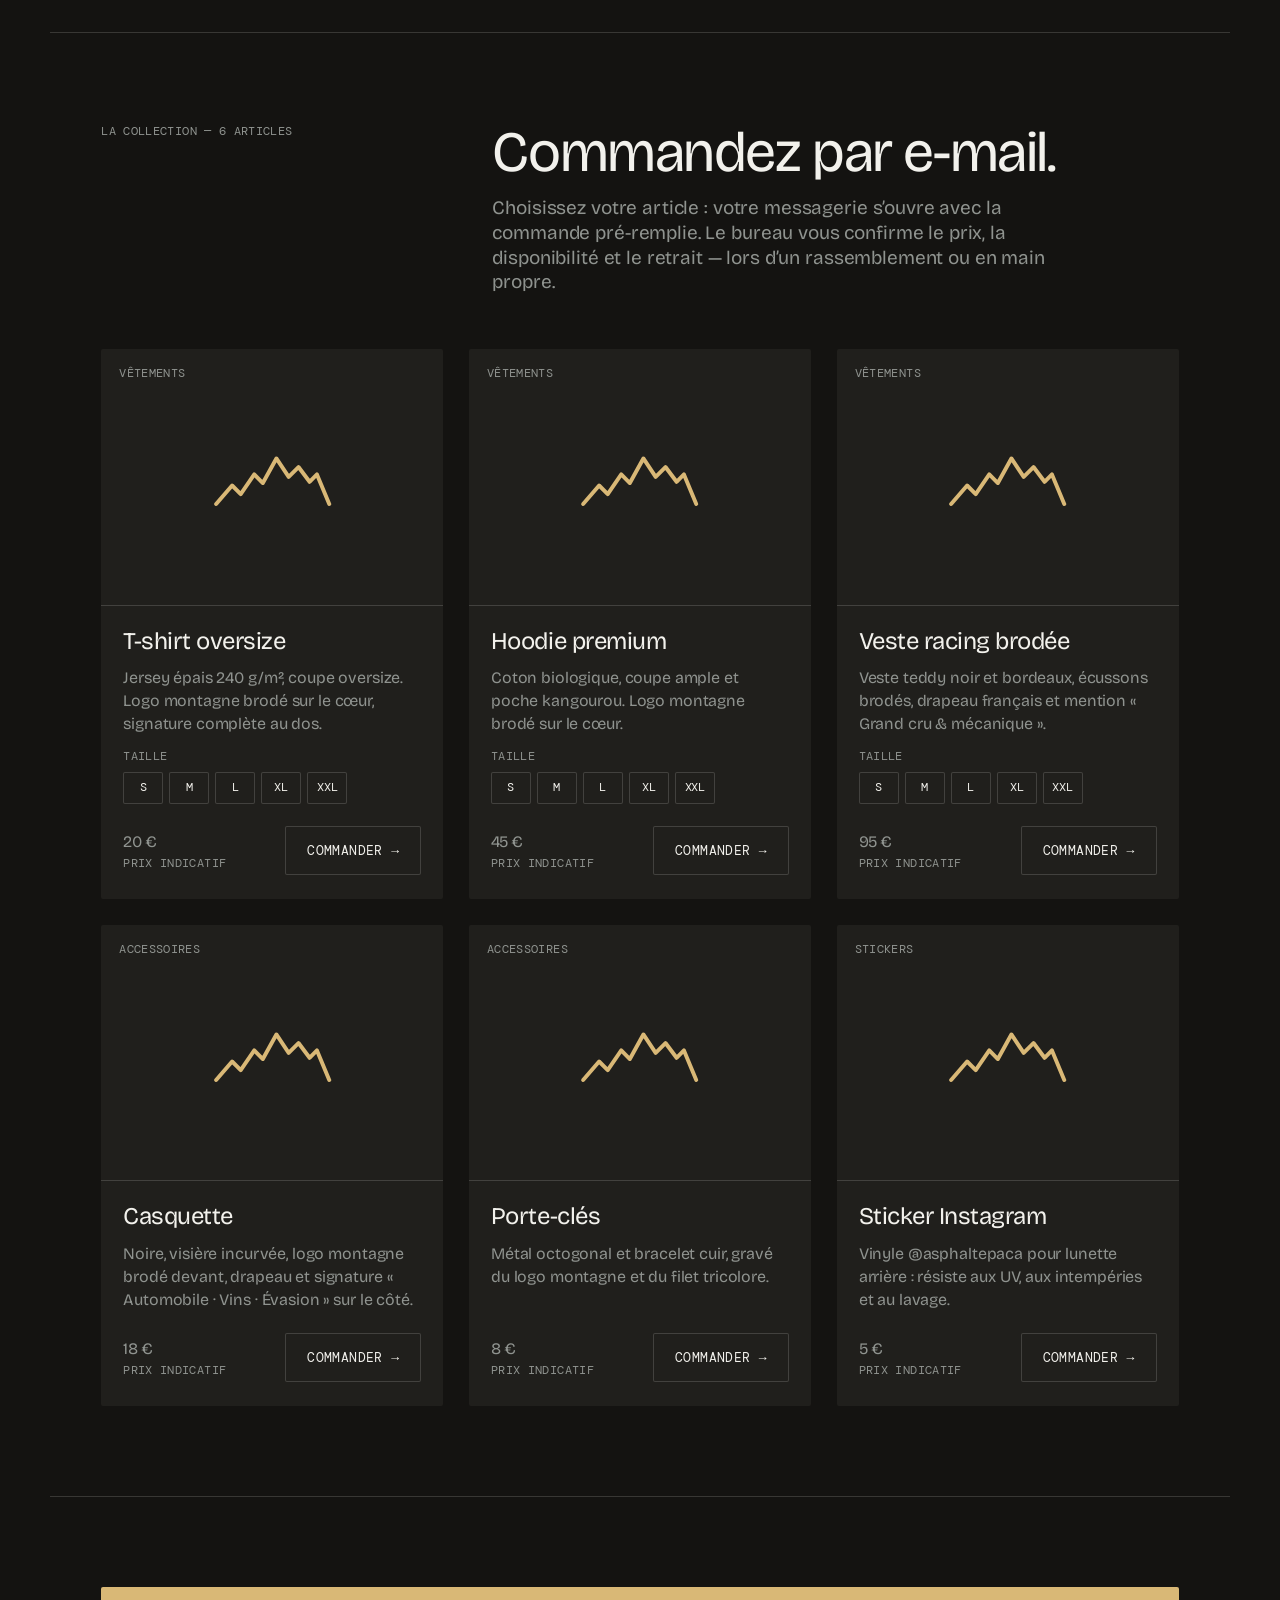
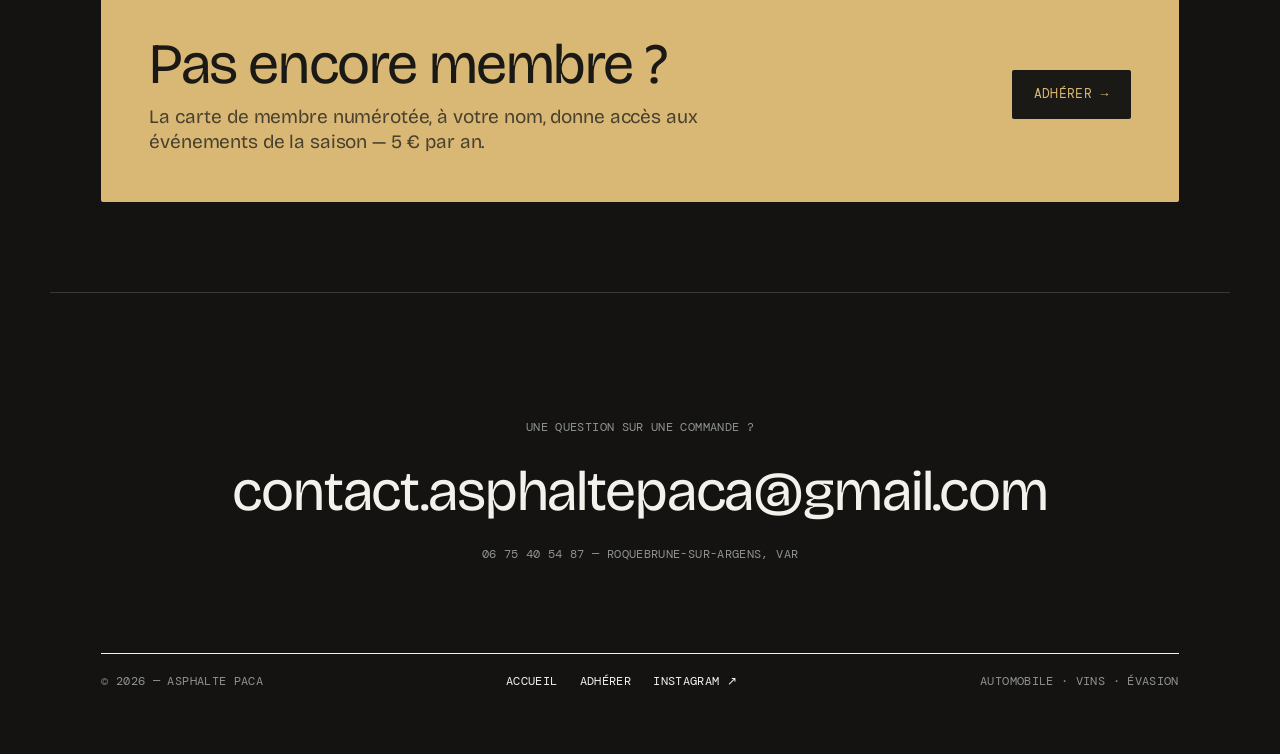
<file: boutique.html>
<!DOCTYPE html>
<html lang="fr" data-theme="dark">
<head>
  <meta charset="UTF-8">
  <meta name="viewport" content="width=device-width, initial-scale=1.0">
  <title>Boutique — Asphalte Paca</title>
  <meta name="description" content="La boutique d’Asphalte Paca : t-shirts, hoodies, veste racing, casquette, porte-clés et sticker aux couleurs de l’association.">
  <link rel="preconnect" href="https://fonts.googleapis.com">
  <link rel="preconnect" href="https://fonts.gstatic.com" crossorigin>
  <link href="https://fonts.googleapis.com/css2?family=Bricolage+Grotesque:opsz,wght@12..96,300;12..96,400;12..96,500&family=DM+Mono:wght@400;500&display=swap" rel="stylesheet">
  <link rel="icon" type="image/png" href="favicon.png">
  <link rel="apple-touch-icon" href="apple-touch-icon.png">
  <link rel="stylesheet" href="styles.css">
  <link rel="stylesheet" href="pages.css">
</head>
<body class="page">

  <header class="dock">
    <a class="dock-wordmark" href="index.html">Asphalte Paca</a>
    <nav class="dock-nav" aria-label="Navigation principale">
      <a class="dock-link mono" href="index.html">ACCUEIL</a>
      <a class="dock-link mono" href="boutique.html" aria-current="page">BOUTIQUE</a>
    </nav>
    <a class="dock-cta mono" href="adherer.html">ADHÉRER</a>
  </header>

  <main>
    <section class="p-hero wrap">
      <p class="mono ash">BOUTIQUE — LA COLLECTION DE L’ASSOCIATION</p>
      <h1 class="p-title">Nos couleurs,<br>sur la route.</h1>
      <p class="p-lead">Vêtements et accessoires brodés du <strong>logo montagne</strong> d’Asphalte Paca.
        Chaque achat soutient l’organisation de nos rassemblements et de nos balades.</p>
    </section>

    <figure class="p-photo wrap">
      <img src="images/boutique.jpg" alt="Calandre d’une Mini Cooper classique au Château Mouresse" width="2000" height="833">
      <figcaption class="mono ash">RASSEMBLEMENT AU CHÂTEAU MOURESSE — 2025</figcaption>
    </figure>

    <section class="p-sec wrap">
      <div class="p-sec-head">
        <p class="mono ash">LA COLLECTION — 6 ARTICLES</p>
        <div>
          <h2>Commandez par e-mail.</h2>
          <p style="margin-top:14px">Choisissez votre article : votre messagerie s’ouvre avec la commande pré-remplie.
            Le bureau vous confirme le prix, la disponibilité et le retrait — lors d’un rassemblement ou en main propre.</p>
        </div>
      </div>
      <div class="shop">
        <article class="prod" data-price="20">
          <div class="prod-visual"><span class="mono ash">VÊTEMENTS</span><svg viewBox="0 0 64 30" aria-hidden="true"><path d="M2 26 L8.5 18.5 L12 22 L17.5 14 L21 17.5 L26.5 7.5 L31.5 15 L35.5 11 L40 17 L43 14 L48 26" fill="none" stroke="var(--lime)" stroke-width="1.6" stroke-linecap="round" stroke-linejoin="round" transform="translate(7 0)"/></svg></div>
          <div class="prod-body">
            <h3>T-shirt oversize</h3>
            <p>Jersey épais 240 g/m², coupe oversize. Logo montagne brodé sur le cœur, signature complète au dos.</p>
            <fieldset class="sizes"><legend class="mono ash">TAILLE</legend><label><input type="radio" name="t0" value="S"><span>S</span></label><label><input type="radio" name="t0" value="M"><span>M</span></label><label><input type="radio" name="t0" value="L"><span>L</span></label><label><input type="radio" name="t0" value="XL"><span>XL</span></label><label><input type="radio" name="t0" value="XXL"><span>XXL</span></label></fieldset>
            <div class="prod-foot">
              <p class="prod-price">20 €<span class="mono ash">PRIX INDICATIF</span></p>
              <button class="btn ghost" type="button" data-order>Commander →</button>
            </div>
          </div>
        </article>
        <article class="prod" data-price="45">
          <div class="prod-visual"><span class="mono ash">VÊTEMENTS</span><svg viewBox="0 0 64 30" aria-hidden="true"><path d="M2 26 L8.5 18.5 L12 22 L17.5 14 L21 17.5 L26.5 7.5 L31.5 15 L35.5 11 L40 17 L43 14 L48 26" fill="none" stroke="var(--lime)" stroke-width="1.6" stroke-linecap="round" stroke-linejoin="round" transform="translate(7 0)"/></svg></div>
          <div class="prod-body">
            <h3>Hoodie premium</h3>
            <p>Coton biologique, coupe ample et poche kangourou. Logo montagne brodé sur le cœur.</p>
            <fieldset class="sizes"><legend class="mono ash">TAILLE</legend><label><input type="radio" name="t1" value="S"><span>S</span></label><label><input type="radio" name="t1" value="M"><span>M</span></label><label><input type="radio" name="t1" value="L"><span>L</span></label><label><input type="radio" name="t1" value="XL"><span>XL</span></label><label><input type="radio" name="t1" value="XXL"><span>XXL</span></label></fieldset>
            <div class="prod-foot">
              <p class="prod-price">45 €<span class="mono ash">PRIX INDICATIF</span></p>
              <button class="btn ghost" type="button" data-order>Commander →</button>
            </div>
          </div>
        </article>
        <article class="prod" data-price="95">
          <div class="prod-visual"><span class="mono ash">VÊTEMENTS</span><svg viewBox="0 0 64 30" aria-hidden="true"><path d="M2 26 L8.5 18.5 L12 22 L17.5 14 L21 17.5 L26.5 7.5 L31.5 15 L35.5 11 L40 17 L43 14 L48 26" fill="none" stroke="var(--lime)" stroke-width="1.6" stroke-linecap="round" stroke-linejoin="round" transform="translate(7 0)"/></svg></div>
          <div class="prod-body">
            <h3>Veste racing brodée</h3>
            <p>Veste teddy noir et bordeaux, écussons brodés, drapeau français et mention « Grand cru &amp; mécanique ».</p>
            <fieldset class="sizes"><legend class="mono ash">TAILLE</legend><label><input type="radio" name="t2" value="S"><span>S</span></label><label><input type="radio" name="t2" value="M"><span>M</span></label><label><input type="radio" name="t2" value="L"><span>L</span></label><label><input type="radio" name="t2" value="XL"><span>XL</span></label><label><input type="radio" name="t2" value="XXL"><span>XXL</span></label></fieldset>
            <div class="prod-foot">
              <p class="prod-price">95 €<span class="mono ash">PRIX INDICATIF</span></p>
              <button class="btn ghost" type="button" data-order>Commander →</button>
            </div>
          </div>
        </article>
        <article class="prod" data-price="18">
          <div class="prod-visual"><span class="mono ash">ACCESSOIRES</span><svg viewBox="0 0 64 30" aria-hidden="true"><path d="M2 26 L8.5 18.5 L12 22 L17.5 14 L21 17.5 L26.5 7.5 L31.5 15 L35.5 11 L40 17 L43 14 L48 26" fill="none" stroke="var(--lime)" stroke-width="1.6" stroke-linecap="round" stroke-linejoin="round" transform="translate(7 0)"/></svg></div>
          <div class="prod-body">
            <h3>Casquette</h3>
            <p>Noire, visière incurvée, logo montagne brodé devant, drapeau et signature « Automobile · Vins · Évasion » sur le côté.</p>
            
            <div class="prod-foot">
              <p class="prod-price">18 €<span class="mono ash">PRIX INDICATIF</span></p>
              <button class="btn ghost" type="button" data-order>Commander →</button>
            </div>
          </div>
        </article>
        <article class="prod" data-price="8">
          <div class="prod-visual"><span class="mono ash">ACCESSOIRES</span><svg viewBox="0 0 64 30" aria-hidden="true"><path d="M2 26 L8.5 18.5 L12 22 L17.5 14 L21 17.5 L26.5 7.5 L31.5 15 L35.5 11 L40 17 L43 14 L48 26" fill="none" stroke="var(--lime)" stroke-width="1.6" stroke-linecap="round" stroke-linejoin="round" transform="translate(7 0)"/></svg></div>
          <div class="prod-body">
            <h3>Porte-clés</h3>
            <p>Métal octogonal et bracelet cuir, gravé du logo montagne et du filet tricolore.</p>
            
            <div class="prod-foot">
              <p class="prod-price">8 €<span class="mono ash">PRIX INDICATIF</span></p>
              <button class="btn ghost" type="button" data-order>Commander →</button>
            </div>
          </div>
        </article>
        <article class="prod" data-price="5">
          <div class="prod-visual"><span class="mono ash">STICKERS</span><svg viewBox="0 0 64 30" aria-hidden="true"><path d="M2 26 L8.5 18.5 L12 22 L17.5 14 L21 17.5 L26.5 7.5 L31.5 15 L35.5 11 L40 17 L43 14 L48 26" fill="none" stroke="var(--lime)" stroke-width="1.6" stroke-linecap="round" stroke-linejoin="round" transform="translate(7 0)"/></svg></div>
          <div class="prod-body">
            <h3>Sticker Instagram</h3>
            <p>Vinyle @asphaltepaca pour lunette arrière : résiste aux UV, aux intempéries et au lavage.</p>
            
            <div class="prod-foot">
              <p class="prod-price">5 €<span class="mono ash">PRIX INDICATIF</span></p>
              <button class="btn ghost" type="button" data-order>Commander →</button>
            </div>
          </div>
        </article>
      </div>
    </section>

    <section class="p-sec wrap">
      <div class="p-callout">
        <div>
          <h2>Pas encore membre ?</h2>
          <p>La carte de membre numérotée, à votre nom, donne accès aux événements de la saison — 5 € par an.</p>
        </div>
        <a class="btn" href="adherer.html">Adhérer →</a>
      </div>
    </section>
  </main>

  <footer class="p-footer wrap">
    <p class="mono ash">UNE QUESTION SUR UNE COMMANDE ?</p>
    <a class="footer-mail" href="mailto:contact.asphaltepaca@gmail.com"><span class="footer-mail-text">contact.asphaltepaca@gmail.com</span></a>
    <p class="mono ash">06 75 40 54 87 — ROQUEBRUNE-SUR-ARGENS, VAR</p>
    <div class="footer-bottom">
      <p class="mono ash">© 2026 — ASPHALTE PACA</p>
      <p class="mono"><a href="index.html">ACCUEIL</a>&nbsp;&nbsp;&nbsp;<a href="adherer.html">ADHÉRER</a>&nbsp;&nbsp;&nbsp;<a href="https://www.instagram.com/asphaltepaca/" target="_blank" rel="noopener">INSTAGRAM ↗</a></p>
      <p class="mono ash">AUTOMOBILE · VINS · ÉVASION</p>
    </div>
  </footer>

  <script src="pages.js"></script>
</body>
</html>
</file>
<file: styles.css>
/* ═══════════════════════════════════════════════════════════
   TEMPLATE « SITE IMMERSIF » — feuille de style canonique
   NE PAS MODIFIER en dehors des tokens :root (thème + accent).
   Le thème se choisit par <html data-theme="dark"> (light par
   défaut) ; l'accent par --lime / --lime-ink.
   ═══════════════════════════════════════════════════════════ */

:root {
  /* ═══ THÈME LIGHT (défaut) — surcharge dark plus bas ═══ */
  --ink-rgb: 26, 25, 21;          /* composantes RGB du texte (pour les rgba) */
  --bone: #f4f3f0;                /* toile de fond */
  --ink: #1a1915;                 /* texte principal */
  --ash: #82868e;                 /* texte secondaire */
  --white: #ffffff;               /* surfaces élevées (header, panneau, tuiles) */

  /* ═══ ACCENT — les 2 seules variables à changer pour une autre couleur ═══ */
  --lime: #d9b876;                /* accent (bouton CTA, bande devise, éléments accent) */
  --lime-ink: #1a1915;            /* texte posé SUR l'accent */

  --ink-faint: rgba(var(--ink-rgb), 0.16);

  --sans: 'Bricolage Grotesque', ui-sans-serif, system-ui, sans-serif;
  --geo: var(--sans);
  --mono: 'DM Mono', ui-monospace, SFMono-Regular, Menlo, monospace;

  --t-heading: clamp(34px, 4.6vw, 57px);
  --radius: 2px;
  --gutter: clamp(20px, 4vw, 64px);

  --ease-out: cubic-bezier(0.19, 1, 0.22, 1);
  --ease-inout: cubic-bezier(0.77, 0, 0.175, 1);
}

/* ═══ THÈME DARK — activé par <html data-theme="dark"> ═══ */
html[data-theme="dark"] {
  --ink-rgb: 242, 241, 236;
  --bone: #141311;
  --ink: #f2f1ec;
  --ash: #8f938f;
  --white: #201f1c;
  --ink-faint: rgba(var(--ink-rgb), 0.16);
}

*, *::before, *::after { margin: 0; padding: 0; box-sizing: border-box; }
html { scroll-behavior: auto; }
body {
  background: var(--bone);
  color: var(--ink);
  font-family: var(--sans);
  font-weight: 400;
  font-size: 19px;
  letter-spacing: -0.007em;
  line-height: 1.3;
  overflow-x: hidden;
  -webkit-font-smoothing: antialiased;
}
img { display: block; max-width: 100%; border-radius: var(--radius); }
ul { list-style: none; }
a { color: inherit; text-decoration: none; }
h1, h2, h3 { font-weight: 400; }

.mono {
  font-family: var(--mono);
  font-size: 12px;
  letter-spacing: 0.03em;
  line-height: 1.4;
  text-transform: uppercase;
  font-weight: 400;
}
.ash { color: var(--ash); }

/* ═══════════ SMOOTH WRAPPER ═══════════ */
body.is-smooth .smooth {
  position: fixed;
  top: 0; left: 0;
  width: 100%;
  will-change: transform;
}

/* ═══════════ PRELOADER ═══════════ */
/* preloader : le nom + un trait qui se remplit. À la fin le voile
   s'efface et le nom REJOINT sa place dans le dock — la page ne se
   substitue pas au loader, elle en sort. */
.loader {
  position: fixed; inset: 0;
  z-index: 200;
  display: flex; align-items: center; justify-content: center;
}
.loader::before {
  content: ''; position: absolute; inset: 0;
  background: var(--bone);
  transition: opacity .75s var(--ease-inout);
}
.loader.done { pointer-events: none; }
.loader.done::before { opacity: 0; }
.loader-inner {
  position: relative;
  display: flex; flex-direction: column; align-items: center; gap: 20px;
}
.loader-wordmark {
  font-size: 23px; letter-spacing: -0.007em; font-weight: 500;
  transform-origin: center center;
  transition: transform .9s var(--ease-inout);
  will-change: transform;
}
/* posé : le nom du loader s'efface pendant que le dock se révèle, sur la
   MÊME durée et au même endroit — un fondu croisé, jamais une bascule
   sèche ni un instant sans nom à l'écran */
.loader-wordmark.landed { opacity: 0; transition: opacity .32s var(--ease-out); }
.loader-rule {
  display: block; width: 128px; height: 1px;
  background: var(--ink-faint); overflow: hidden;
  transition: opacity .3s var(--ease-out), transform .5s var(--ease-inout);
}
.loader.done .loader-rule { opacity: 0; transform: scaleX(0.4); }
.loader-rule i {
  display: block; width: 100%; height: 100%;
  background: var(--ink);
  transform: scaleX(0); transform-origin: left;
}
/* pendant le relais le dock est déjà à sa place, simplement invisible :
   il ne descend pas en même temps que le wordmark vole vers lui. */
body.handoff .dock {
  transform: translate(-50%, 0);
  opacity: 0;
  transition: none;
}

/* ═══════════ SCÈNES (pin émulé) ═══════════ */
.scene { position: relative; }
.scene .pin {
  height: 100vh;
  position: relative;
  overflow: hidden;
  will-change: transform;
}

/* ═══════════ RÉVÉLATIONS GÉNÉRIQUES ═══════════ */
.reveal {
  opacity: 0; transform: translateY(24px);
  transition: opacity 1s var(--ease-out), transform 1s var(--ease-out);
  transition-delay: calc(var(--i, 0) * 90ms);
}
.reveal.in-view { opacity: 1; transform: translateY(0); }

/* ═══════════ S1 · HERO ═══════════ */
.s-hero .pin { background: var(--bone); }

.floaters { position: absolute; inset: 0; z-index: 1; }
.fl {
  position: absolute;
  left: var(--x); top: var(--y);
  width: var(--w);
  overflow: hidden;
  border-radius: var(--radius);
  will-change: transform;
  clip-path: inset(100% 0 0 0);
  transition: clip-path 1.2s var(--ease-inout);
  transition-delay: calc(var(--fi, 0) * 90ms + .15s);
}
.fl img { width: 100%; height: auto; transform: scale(1.3); transition: transform 1.7s var(--ease-out); transition-delay: calc(var(--fi, 0) * 90ms + .15s); }
body.is-ready .fl { clip-path: inset(0 0 0 0); }
body.is-ready .fl img { transform: scale(1); }

.hero-copy {
  position: absolute; inset: 0;
  display: flex; flex-direction: column;
  align-items: center; justify-content: center;
  z-index: 2;
  text-align: center;
  pointer-events: none;
}
.hero-kicker { margin-bottom: 28px; will-change: opacity; }
.hero-title { font-size: var(--t-heading); letter-spacing: -0.02em; line-height: 1.12; font-weight: 400; }
.hero-line1 { display: block; will-change: opacity; }
.hero-line2 {
  display: flex; align-items: center; justify-content: center;
  white-space: nowrap;
}
.hero-line2 .hl { flex: 0 0 auto; }

/* image qui naît puis grandit dans le texte */
.grow {
  display: block; flex: 0 0 auto;
  overflow: hidden;
  border-radius: var(--radius);
  width: 0; height: 0;
  will-change: width, height;
  position: relative;
}
.grow img {
  position: absolute; top: 50%; left: 50%;
  transform: translate(-50%, -50%);
  width: 100vw; height: 100vh;
  object-fit: cover;
  border-radius: 0;
  max-width: none;
}

/* calque série en lumière */
.spot { position: absolute; inset: 0; z-index: 4; pointer-events: none; }
.spot-intro {
  position: absolute; top: 44%; left: 0;
  width: 100%;
  text-align: center;
  color: #ffffff;
  font-size: var(--t-heading); letter-spacing: -0.02em;
  white-space: nowrap;
}
.spot-intro span { display: inline-block; will-change: opacity, transform; opacity: 0; }
/* ═══════════ S2 · MANIFESTE ═══════════ */
.s-fill .pin {
  background: var(--bone);
  display: flex;
  align-items: center;
  justify-content: center;
}
.fill-text {
  width: min(880px, 74vw);
  font-size: clamp(28px, 3.6vw, 52px);
  letter-spacing: -0.02em; line-height: 1.16;
  text-align: left;
}
.fill-text .fc { color: var(--ink-faint); transition: color .25s linear; }
.fill-text .fc.on { color: var(--ink); }
.fill-text.greyed .fc { color: rgba(var(--ink-rgb), 0.34); transition: color .6s; }

.boxed { position: relative; white-space: nowrap; }
.box-svg { position: absolute; inset: -0.22em -0.35em; width: calc(100% + 0.7em); height: calc(100% + 0.44em); overflow: visible; }
.box-svg path {
  fill: none; stroke: var(--ink); stroke-width: 1.2;
  vector-effect: non-scaling-stroke;
}
.fill-text.greyed .box-svg path { stroke: var(--ink-faint); transition: stroke .6s; }

/* ═══════════ S3 · SÉLECTION ═══════════ */
.collection {
  position: relative;
  background: var(--white);
  padding: 14vh var(--gutter) 30vh;
  margin-top: -100vh; /* recouvre le manifeste grisé SUR PLACE, pendant son épinglage */
  z-index: 2;
  overflow: visible;
}
.coll-head { text-align: center; margin-bottom: 10vh; position: relative; z-index: 1; }
.coll-title { font-size: var(--t-heading); letter-spacing: -0.02em; margin: 16px 0 10px; }
.coll-sub { color: var(--ash); margin-bottom: 18px; }
.coll-grid {
  display: grid;
  grid-template-columns: repeat(4, 1fr);
  gap: clamp(14px, 1.8vw, 28px);
  align-items: start;
  position: relative; z-index: 2;
}
.col { display: grid; gap: clamp(44px, 5vw, 84px); will-change: transform; }
.col:nth-child(2) { margin-top: 14vh; }
.col:nth-child(3) { margin-top: 4vh; }
.col:nth-child(4) { margin-top: 9vh; }
.card { position: relative; }
.card-img { position: relative; overflow: hidden; border-radius: var(--radius); }
.card-img img { width: 100%; transition: transform .9s var(--ease-out); }
.card:hover .card-img img { transform: scale(1.045); }
.card figcaption { margin-top: 12px; font-size: 19px; letter-spacing: -0.007em; }
.card figcaption .mono { display: block; color: var(--ash); margin-top: 3px; }

/* carte vedette : voyage du centre du titre vers sa case */
#featuredCard { will-change: transform; position: relative; z-index: 3; }

/* ═══════════ S3bis · FEATURES BENTO ═══════════ */
/* VRAI bento : 4 tuiles de tailles CONTRASTÉES, jamais 4 cases égales
   (une grille régulière n'est pas un bento). 3 colonnes, 4 rangées :
   une grande, une haute, une haute, une grande — en diagonale.
   Toutes couvrent 2 rangées : aucune tuile écrasée en bandeau. */
.bento-grid {
  display: grid;
  grid-template-columns: repeat(3, 1fr);
  grid-auto-rows: minmax(230px, 31vh);
  gap: clamp(12px, 1.4vw, 20px);
  position: relative; z-index: 2;
}
.b-big  { grid-column: span 2; grid-row: span 2; }
.b-tall { grid-column: span 1; grid-row: span 2; }
.bento-grid .card {
  background: var(--white);
  border: 1px solid rgba(var(--ink-rgb), 0.08);
  border-radius: var(--radius);
  padding: 12px 12px 16px;
  display: flex; flex-direction: column;
  overflow: hidden;
}
.bento-grid .card-img { flex: 1; min-height: 0; }
.bento-grid .card-img img { width: 100%; height: 100%; object-fit: cover; }
.bento-grid figcaption { margin-top: 12px; }

/* ═══════════ S4 · BANDE LIME ═══════════ */
.band { position: relative; z-index: 3; margin-top: -20vh; }
.diag { height: 12vw; position: relative; margin: -1px 0; }
.to-lime   { background: linear-gradient(to bottom right, transparent 49.7%, var(--lime) 50.3%); }
.from-lime { background: linear-gradient(to bottom right, var(--lime) 49.7%, transparent 50.3%); }
/* ═══════════ 5 · DEVISE — train de mots-clés (scène épinglée) ═══════════ */
.s-motto .pin { background: var(--lime); overflow: hidden; }
.motto-kicker {
  position: absolute; top: 13vh; left: 50%;
  transform: translateX(-50%);
  color: var(--lime-ink); opacity: 0.7;
}
.motto-track {
  position: absolute; top: 50%; left: 0;
  display: flex; align-items: baseline;
  gap: 7vw;
  white-space: nowrap;
  will-change: transform;
}
.mw {
  font-family: var(--geo);
  font-weight: 300;
  font-size: clamp(96px, 16vw, 250px);
  letter-spacing: -0.02em; line-height: 1;
  color: var(--lime-ink);
  will-change: opacity;
}
.mw .sc { display: inline-block; will-change: transform; }
.motto-hint {
  position: absolute; bottom: 14vh; left: 50%;
  transform: translateX(-50%);
  color: var(--lime-ink);
  transition: opacity .25s;
  text-align: center;
  max-width: 80vw;
}
.motto-hint.swap { opacity: 0; }

/* ═══════════ S5 · NUIT + EXPLORER ═══════════ */
.s-night .pin { background: var(--bone); }
.night-line {
  position: absolute; inset: 0;
  display: flex; align-items: center; justify-content: center;
  white-space: nowrap;
  font-size: var(--t-heading); letter-spacing: -0.02em;
  z-index: 2;
}
.night-line .nw { will-change: opacity, transform; opacity: 0; }
.night-line .nw + .nw { margin-left: 0.28em; }
/* compteur monumental : le numéro d'étape, en filigrane, qui défile */
.bignum {
  position: absolute; right: var(--gutter); top: 50%;
  transform: translateY(-50%);
  display: flex; align-items: flex-start;
  font-size: min(44vh, 30vw);
  font-weight: 300; line-height: 1;
  letter-spacing: -0.05em;
  font-variant-numeric: tabular-nums;
  color: var(--ink-faint);
  z-index: 11; opacity: 0; pointer-events: none;
}
.bignum-roll { display: block; height: 1em; overflow: hidden; }
.bignum-roll > span { display: block; will-change: transform; }
.bignum-roll i { display: block; height: 1em; font-style: normal; letter-spacing: normal; padding-right: 0.06em; }
/* rideau de lames : couvre puis découvre, l'image ne recule jamais */
/* débord de 2 px sur les quatre côtés : le pin est translaté sur des
   valeurs fractionnaires, et un rideau calé à 0 laisse transparaître une
   ligne d'image sur les bords. */
.wipe { position: absolute; inset: -2px; z-index: 9; display: flex; pointer-events: none; overflow: hidden; }
.wipe span {
  flex: 1 1 0; position: relative; margin-right: -2px;
  min-width: 0;
  background: var(--bone);
  transform: scaleY(0); transform-origin: bottom;
  will-change: transform;
}
/* PAS d'arête dessinée sur les lames. Une lame rétractée sur un fond de
   même couleur ne doit RIEN laisser : un liseré ::before/::after y trace
   des traits parasites en travers de l'écran pendant le relais entre deux
   étapes (visibles en accent comme en neutre). La lame se lit à son
   remplissage quand elle passe sur l'image, pas à un filet. */
.wipe span:last-child { margin-right: 0; }
/* contenu de l'étape à gauche */
.psteps { position: absolute; left: var(--gutter); top: 50%; width: min(560px, 42vw); z-index: 12; }
.pstep {
  position: absolute; left: 0; top: 0;
  opacity: 0;
  will-change: opacity, transform;
}
.pstep-meta { display: block; margin-bottom: 14px; }
.pstep h3 {
  font-size: clamp(38px, 4.6vw, 64px);
  letter-spacing: -0.018em;
  margin-bottom: 16px;
}
.pstep p { font-size: 19px; line-height: 1.45; max-width: 26em; }

/* CTA de conversion en fin de processus */
.steps-cta {
  position: absolute; left: 50%; bottom: 8vh;
  transform: translateX(-50%);
  font-size: clamp(24px, 2.6vw, 34px);
  letter-spacing: -0.01em;
  color: var(--ink);
  opacity: 0;
  z-index: 12;
  will-change: opacity, transform;
}
.steps-cta a { position: relative; display: inline-block; padding: 0.28em 0.55em; }
.cta-oval {
  position: absolute; inset: 0;
  width: 100%; height: 100%;
  overflow: visible; pointer-events: none;
}
.cta-oval path { fill: none; stroke: var(--ink); stroke-width: 1.4; vector-effect: non-scaling-stroke; }

/* ═══════════ 9 · OBJECTIONS (FINALE) ═══════════ */
.s-final .pin {
  background: var(--bone);
  display: flex; align-items: center; justify-content: center;
}
.final-text {
  position: relative; z-index: 2;
  text-align: center;
  font-size: var(--t-heading); letter-spacing: -0.02em; line-height: 1.2;
  padding: 0 var(--gutter);
  max-width: min(940px, 74vw); margin: 0 auto;
}
.fs { color: var(--ink-faint); transition: color .5s; }
.fs.on { color: var(--ink); }
.pill { position: relative; white-space: nowrap; }
.pill-svg {
  position: absolute; inset: -0.2em -0.3em;
  width: calc(100% + 0.6em); height: calc(100% + 0.4em);
  overflow: visible;
}
.pill-svg path {
  fill: none; stroke: var(--ink); stroke-width: 1.3;
  vector-effect: non-scaling-stroke;
}
.trail {
  position: absolute; inset: 0;
  z-index: 3;
  overflow: hidden;
  pointer-events: none;
}
.trail img {
  position: absolute; top: 0; left: 0;
  width: var(--tw, 150px);
  max-width: none;
  opacity: 0;
  will-change: transform, opacity;
}

/* ═══════════ 8 · PREUVE SOCIALE (scène épinglée) ═══════════ */
.s-quote .pin {
  background: var(--bone);
  display: flex; align-items: center; justify-content: center;
}
/* témoignage : guillemet, parole, filet, signature — la grammaire d'un avis */
.q-stack { position: relative; z-index: 2; width: min(980px, 84vw); }
.q-glyph {
  display: block;
  font-size: clamp(88px, 8.5vw, 146px); line-height: 0.62;
  color: var(--ink-faint);
  margin-bottom: 6px;
  opacity: 0; will-change: opacity, transform;
}
.q-block { position: relative; }
.q-text {
  font-size: clamp(25px, 3vw, 46px);
  line-height: 1.28; letter-spacing: -0.018em;
  color: var(--ink);
  opacity: 0; will-change: opacity, transform;
}
.q-sign { margin-top: clamp(34px, 4.4vw, 58px); }
.q-rule {
  display: block; height: 1px; background: var(--ink-faint);
  transform: scaleX(0); transform-origin: left;
}
.q-sign-row {
  display: flex; align-items: baseline; gap: 20px;
  padding-top: 18px;
}
.q-name { font-size: 20px; font-weight: 500; opacity: 0; }
.q-ctx { flex: 1; opacity: 0; }
.q-fig {
  font-size: clamp(30px, 3.2vw, 46px);
  font-weight: 300; letter-spacing: -0.035em;
  font-variant-numeric: tabular-nums; white-space: nowrap;
  opacity: 0;
}
.q-fig .fig-pre { font-size: 0.58em; }
.q-fig .fig-unit { font-size: 0.46em; margin-left: 0.08em; }
/* pas de chiffre fourni : la signature se resserre, rien ne flotte */
.q-stack.no-fig .q-fig { display: none; }

.s-final .pin {
  background: var(--bone);
  display: flex; align-items: center; justify-content: center;
}
/* ═══════════ FOOTER ═══════════ */
.footer {
  position: relative; z-index: 2;
  background: var(--bone);
  padding: 16vh var(--gutter) 120px;
  text-align: center;
  overflow: hidden;
}
.footer-kicker { margin-bottom: 22px; }
.footer-mail {
  display: inline-block;
  font-size: var(--t-heading); letter-spacing: -0.02em;
  position: relative;
}
.footer-mail-text { position: relative; }
.footer-mail-text::after {
  content: '';
  position: absolute; left: 0; bottom: -4px;
  width: 100%; height: 1px; background: var(--ink);
  transform: scaleX(0); transform-origin: right;
  transition: transform .6s var(--ease-inout);
}
.footer-mail:hover .footer-mail-text::after { transform: scaleX(1); transform-origin: left; }
.footer-reassurance { margin-top: 18px; }
.footer-name {
  margin-top: 6vh;
  font-size: clamp(60px, 12vw, 240px);
  letter-spacing: -0.02em; line-height: 1.05;
  white-space: nowrap;
}
.footer-name .ch { display: inline-block; overflow: hidden; vertical-align: bottom; }
.footer-name .chi {
  display: inline-block;
  transform: translateY(108%);
  transition: transform 1.1s var(--ease-out);
  transition-delay: calc(var(--i, 0) * 30ms);
}
.footer-name.in-view .chi { transform: translateY(0); }
.footer-bottom {
  display: flex; justify-content: space-between; gap: 24px;
  margin-top: 8vh; padding-top: 19px;
  border-top: 1px solid var(--ink);
  text-align: left;
}

/* ═══════════ CHROME FIXE — barre flottante en haut ═══════════ */
.dock {
  position: fixed; top: 14px; left: 50%;
  transform: translate(-50%, -180%);
  background: var(--white);
  border-radius: var(--radius);
  display: flex; align-items: center;
  gap: 6px;
  padding: 8px 8px 8px 18px;
  z-index: 100;
  transition: transform .9s var(--ease-out) .15s, opacity .32s var(--ease-out);
}
body.is-ready .dock { transform: translate(-50%, 0); }
.dock-wordmark { font-size: 19px; letter-spacing: -0.01em; font-weight: 500; margin-right: 14px; }
.dock-nav { display: flex; gap: 4px; margin-right: 8px; }
.dock-link { padding: 9px 10px; position: relative; }
.dock-link::after {
  content: '';
  position: absolute; left: 10px; right: 10px; bottom: 5px;
  height: 1px; background: var(--ink);
  transform: scaleX(0); transform-origin: right;
  transition: transform .45s var(--ease-inout);
}
.dock-link:hover::after { transform: scaleX(1); transform-origin: left; }
.dock-cta {
  background: var(--lime);
  color: var(--lime-ink);
  padding: 10px 14px;
  border-radius: var(--radius);
  transition: filter .3s;
}
.dock-cta:hover { filter: brightness(0.96); }

body.is-ready body.is-scrolled @keyframes chev { 0%,100% { transform: translateY(-1px); } 50% { transform: translateY(2px); } }

/* ═══════════ MODE STATIQUE (tactile / réduit / étroit) ═══════════ */
body.static .scene { height: auto !important; }
body.static .scene .pin { height: auto; overflow: visible; }

body.static .s-hero .pin { min-height: 92vh; padding: 16vh 0 8vh; }
body.static .fl, body.static .fl img { clip-path: none; transform: none; transition: none; }
body.static .floaters { z-index: 0; }
body.static .hero-copy { position: relative; inset: auto; min-height: 56vh; z-index: 5; padding: 0 var(--gutter); }
body.static .grow { width: 1.6em; height: 1em; margin: 0 0.18em; }
body.static .grow img { width: 100%; height: 100%; position: static; transform: none; object-fit: cover; }
body.static .spot { position: relative; inset: auto; height: 92vh; pointer-events: auto; overflow: hidden; }
body.static .spot::before {
  content: ''; position: absolute; inset: 0;
  background: url('images/hero.jpg') center/cover;
}
body.static .spot-intro { top: 50%; transform: translateY(-50%); }
body.static .spot-intro span { opacity: 1; transform: none; }
body.static .callout { display: none; }

body.static .s-fill .pin { padding: 14vh 0; }
body.static .fill-text { width: auto; max-width: 800px; padding: 0 var(--gutter); }
body.static .fill-text .fc { color: var(--ink); }
body.static .collection { padding-bottom: 26vh; margin-top: 0; }
body.static .coll-grid { grid-template-columns: repeat(2, 1fr); }
body.static .bento-grid { grid-template-columns: 1fr 1fr; grid-auto-rows: minmax(240px, auto); }
body.static .b-big  { grid-column: span 2; grid-row: span 1; }
body.static .b-tall { grid-column: span 1; grid-row: span 1; }
body.static .col { margin-top: 0 !important; }

body.static .band { margin-top: 0; }

body.static .s-night .pin { padding: 0; }
body.static .night-line { position: relative; inset: auto; height: 46vh; }
body.static .night-line .nw { opacity: 1; }
/* les étapes s'empilent normalement : sans ça elles restent superposées
   et invisibles (elles sont absolues + opacity 0 pour la scène scrubée) */
body.static .psteps { position: static; width: auto; padding: 20px var(--gutter) 6vh; }
body.static .pstep {
  position: static; opacity: 1 !important; transform: none !important;
  padding: 24px 0; border-top: 1px solid var(--ink-faint);
}
body.static .steps-cta {
  position: static; opacity: 1 !important; transform: none !important;
  text-align: center; padding-bottom: 8vh;
}
body.static .disc-bgs, body.static .disc-shade, body.static .disc-thumbs, body.static .disc-card { display: none; }
body.static .disc-ui { position: relative; inset: auto; opacity: 1; }
body.static .disc-label { position: static; color: var(--ash); padding: 0 var(--gutter); font-family: var(--mono); font-size: 12px; text-transform: uppercase; }
body.static .disc-list { position: static; padding: 16px var(--gutter) 8vh; }
body.static .disc-list li {
  height: auto; padding: 20px 0;
  color: var(--ink); opacity: 1;
  border-top: 1px solid var(--ink);
  flex-direction: column; align-items: flex-start;
}
body.static .disc-desc { opacity: 1 !important; color: var(--ink); }

body.static .s-motto .pin { padding: 12vh var(--gutter); }
body.static .motto-kicker { position: static; transform: none; margin-bottom: 26px; }
body.static .motto-track { position: static; transform: none !important; flex-direction: column; align-items: flex-start; gap: 12px; white-space: normal; }
body.static .mw { opacity: 1 !important; font-size: clamp(56px, 13vw, 110px); }
body.static .mw .sc { transform: none !important; }
body.static .motto-hint { display: none; }
body.static .disc-cta { position: static; transform: none !important; opacity: 1 !important; color: var(--ink); margin: 4vh var(--gutter) 8vh; display: inline-block; }
body.static .disc-cta .cta-oval path { stroke: var(--ink); }
body.static .s-quote .pin { padding: 12vh var(--gutter); }
body.static .wipe, body.static .bignum { display: none; }
body.static .q-glyph, body.static .q-text, body.static .q-name,
body.static .q-ctx, body.static .q-fig { opacity: 1; }
body.static .q-rule { transform: scaleX(1); }
body.static .q-sign-row { flex-wrap: wrap; gap: 10px; }

body.static .s-final .pin { min-height: 60vh; padding: 14vh 0; }
body.static .fs { color: var(--ink); }
body.static .trail { display: none; }
body.static .footer-name .chi { transform: none; }

/* ═══════════ RESPONSIVE ÉTROIT ═══════════ */
@media (max-width: 900px) {
  :root {
    --gutter: 20px;
    --t-heading: clamp(27px, 6.6vw, 40px);
  }
  body { font-size: 17px; }

  /* ── barre de navigation : pleine largeur, ancrée en haut, pas une
     pilule flottante. Elle entre en glissant du haut, comme sur desktop. */
  .dock {
    top: 10px; left: 10px; right: 10px;
    width: auto; max-width: none;
    border-radius: var(--radius);
    transform: translateY(calc(-100% - 16px));
    justify-content: space-between;
    padding: 11px 12px 11px 16px;
    gap: 10px; white-space: nowrap;
    transition: transform .8s var(--ease-out) .1s, opacity .32s var(--ease-out);
  }
  body.is-ready .dock { transform: translateY(0); }
  body.handoff .dock { transform: translateY(0); opacity: 0; }
  .dock-wordmark { font-size: 17px; margin-right: 0; white-space: nowrap; }
  /* une seule ancre tient à côté du CTA sur un écran étroit */
  .dock-nav { display: flex; margin-right: 0; margin-left: auto; }
  .dock-nav .dock-link:first-child { display: none; }
  .dock-cta { padding: 9px 12px; font-size: 11px; white-space: nowrap; }
  .loader-rule { width: 96px; }

      body.is-scrolled 
  /* ── hero : le nuage reste DENSE et grand, il déborde des bords ; ce qui
     protège le titre, c'est le vide au centre, pas le nombre d'images.
     Les deux visuels de la bande centrale sont renvoyés en haut et en bas
     (leur `top` vient de --y en style inline, on surcharge `top`). */
  .hero-title { font-size: clamp(26px, 7vw, 40px); }
  .hero-kicker {
    font-size: 10px; line-height: 1.5; margin-bottom: 18px;
    white-space: normal; padding: 0 var(--gutter);
  }
  /* échelle bornée : sans plancher ni plafond, un 3:2 tombe à 70 px de
     large (un timbre) pendant qu'un 2:3 monte à 250 px. Le clamp resserre
     les extrêmes pour que les dix visuels pèsent le même poids visuel. */
  /* La largeur doit suivre celle de l'écran, pas rester en px fixes : le pas
     entre deux visuels d'une bande est de ~21 % de l'écran, donc en dessous
     de ~24 vw ils cessent de se toucher et la bande se troue (net à 768 px).
     Le plancher en vw garantit le recouvrement, le plafond évite qu'un 2:3
     ne fasse trois fois la hauteur des autres. */
  .fl { width: calc(var(--w) * 0.52); }
  /* les visuels débordent des DEUX bords. À gauche c'est gratuit (un `left`
     négatif n'allonge pas le document), à droite non : sans ce clip, le
     dernier visuel de chaque bande pousse scrollWidth au-delà de innerWidth
     et le mobile défile latéralement. On coupe au cadre, qui fait exactement
     la largeur de l'écran : le débord reste visible, le scroll disparaît. */
  .floaters { overflow: hidden; }
  /* placement explicite en DEUX BANDES : 0-30 % en haut, 70-100 % en bas.
     La bande centrale reste entièrement libre — c'est le vide qui rend le
     titre lisible, pas la suppression des visuels. Certains débordent
     volontairement des bords, comme sur la référence. */
  /* Deux bandes, centre libre pour le kicker + le titre.
     La bande HAUTE est ancrée par le BAS (`bottom`, `top:auto`) : ancrée
     par le haut, un visuel portrait descend dans la boîte du titre — la
     hauteur d'un .fl dépend du ratio de l'image, donc elle varie d'un
     site à l'autre. Ancrée par le bas, l'arête basse est garantie. */
  /* Chaque bande porte CINQ visuels, posés sur un pas régulier d'environ
     21 % : un qui déborde à gauche, trois dans le cadre, un qui déborde à
     droite. Les `left` d'une même bande ne doivent jamais laisser de trou
     de plus de ~25 % — c'est un trou au milieu d'une bande qui fait
     « images jetées au hasard », pas le chevauchement.
     L'amplitude verticale d'une bande reste dans 8 % : au-delà, les
     visuels s'égrènent en diagonale au lieu de faire bloc. */
  /* Les visuels gardent les positions --x/--y posées dans index.html : le
     hero fait exactement 100 vh, ces pourcentages retombent donc juste et
     le nuage s'éparpille tout autour du titre, comme sur desktop. La
     variété des largeurs vient de --w, qui change d'une position à
     l'autre — c'est elle qui empêche le nuage de se lire comme une grille,
     ne pas la remplacer par une largeur unique.
     Seuls trois visuels sont décalés, et VERTICALEMENT seulement : au
     début de la scène le moteur resserre le nuage vers le centre (pull de
     16 %), et sur un écran étroit ce resserrement pose 1, 6 et 7 en plein
     sur le titre. On les sort de sa bande sans toucher leur flanc, pour
     garder l'éparpillement gauche/droite. Décaler en `top` est sans risque :
     `measureFloaters()` lit la position de repos APRÈS le CSS. */
  .floaters .fl:nth-child(3) { top:  2%; }   /* x 40 % */
  .floaters .fl:nth-child(5) { top:  5%; }   /* x 85 % */
  .floaters .fl:nth-child(2) { top: 11%; }   /* x 21 % */
  .floaters .fl:nth-child(4) { top: 17%; }   /* x 63 % */
  .floaters .fl:nth-child(1) { top: 23%; }   /* x -4 % */
  .floaters .fl:nth-child(7)  { top: 59%; }  /* x 94 % */
  .floaters .fl:nth-child(10) { top: 63%; }  /* x 73 % */
  .floaters .fl:nth-child(6)  { top: 68%; }  /* x -2 % */
  .floaters .fl:nth-child(8)  { top: 73%; }  /* x 13 % */
  .floaters .fl:nth-child(9)  { top: 79%; }  /* x 44 % */
  /* le positionnement est en nowrap sur grand écran : il doit pouvoir
     revenir à la ligne ici, sinon il sort du cadre */
  .spot-intro {
    white-space: normal;
    font-size: clamp(23px, 6.2vw, 34px); line-height: 1.16;
    padding: 0 var(--gutter);
  }

  /* manifeste, sélection, devise */
  .fill-text { font-size: clamp(20px, 5.4vw, 28px); }
  .coll-title { font-size: clamp(27px, 7vw, 38px); }
  .coll-sub { font-size: 17px; }
  .coll-grid { grid-template-columns: 1fr 1fr !important; }
  .bento-grid { grid-template-columns: 1fr 1fr; }
  .card figcaption { font-size: 15px; }
  .mw { font-size: clamp(40px, 13vw, 68px); }

  /* processus */
  .pstep h3 { font-size: clamp(29px, 7.8vw, 42px); }
  .pstep p { font-size: 16px; }
  .steps-cta { font-size: clamp(21px, 5.8vw, 28px); }

  /* témoignage */
  .q-glyph { font-size: clamp(54px, 15vw, 88px); }
  .q-text { font-size: clamp(20px, 5.6vw, 30px); }
  .q-name { font-size: 17px; }
  .q-fig { font-size: clamp(26px, 7.4vw, 36px); }

  /* objections + footer */
  .final-text { max-width: none; }
  .footer-mail { font-size: clamp(26px, 8.4vw, 44px); }
  .footer-name { font-size: clamp(40px, 16vw, 78px); }
  .footer-bottom { flex-direction: column; gap: 10px; }

  /* ── RYTHME VERTICAL : les paddings du mode statique sont en vh et
     mangent 70 % d'un écran mobile. On les resserre section par section. */
  /* la copie du hero tient une hauteur d'écran : c'est elle qui donne au
     nuage la place de s'éparpiller AUTOUR du titre. À 44vh il ne restait
     que ~8vh sous le titre, donc les visuels du bas s'alignaient en une
     rangée collée au texte au lieu d'entourer la zone. */
  body.static .s-hero .pin { min-height: 88vh; padding: 10vh 0 6vh; }
  body.static .hero-copy { min-height: 64vh; }
  body.static .spot { height: 74vh; }
  body.static .s-fill .pin { padding: 9vh 0; }
  body.static .collection { padding-bottom: 12vh; }
  body.static .s-motto .pin { padding: 8vh var(--gutter); }
  body.static .s-quote .pin { padding: 9vh var(--gutter); }
  body.static .s-final .pin { min-height: 0; padding: 9vh 0; }
  body.static .psteps { padding: 14px var(--gutter) 4vh; }
  body.static .steps-cta { padding-bottom: 5vh; }
  body.static .night-line { height: 34vh; }
  /* la devise doit rester monumentale, c'est son rôle */
  body.static .mw { font-size: clamp(46px, 17vw, 92px) !important; }

  /* ══ SCÈNES ANIMÉES SUR MOBILE ══
     Le mode statique ne se déclenche plus que sur « prefers-reduced-motion » :
     les scènes scrubées tournent donc aussi sur téléphone, et trois mises en
     page pensées pour un grand écran doivent y être reprises. Les règles
     `body.static` plus haut ne suffisent pas — elles ne s'appliquent plus. */

  /* Processus : le texte de l'étape et le compteur géant sont CÔTE À CÔTE sur
     desktop (texte à gauche sur 42vw, chiffre à droite). À 375 px ça donne
     deux colonnes de 150 px illisibles — on les EMPILE, chiffre au-dessus,
     texte en dessous, chacun sur toute la largeur. */
  .psteps {
    left: var(--gutter); right: var(--gutter);
    width: auto; top: 40%;
  }
  .pstep h3 { font-size: clamp(32px, 9vw, 46px); }
  .pstep p { font-size: 17px; max-width: none; }
  .bignum {
    top: 11vh; bottom: auto; transform: none;
    font-size: min(30vh, 46vw);
  }

  /* CTA du processus : il est posé en `left: 50%`, donc sa largeur utile
     n'est que la moitié droite de l'écran et « Réserver une séance → » passe
     à la ligne. On lui rend toute la largeur et on interdit la coupure. */
  .steps-cta {
    /* NE PAS toucher à `left` ni à `transform` : app.js repose en inline un
       `translate(-50%, …)` pour l'entrée du CTA, il écrase tout `transform`
       posé en CSS. L'élément DOIT donc rester en `left: 50%`. Le vrai
       problème est ailleurs : sans largeur, un absolu posé à 50 % ne
       dispose que de la moitié droite de l'écran, et le libellé passe à la
       ligne. On lui donne sa largeur naturelle, bornée à l'écran. */
    width: max-content;
    max-width: calc(100% - 2 * var(--gutter));
    font-size: clamp(17px, 5.2vw, 26px);
  }
  .steps-cta a { white-space: nowrap; }

  /* Témoignage : nom / contexte / chiffre sont une rangée flex de trois
     colonnes. À cette largeur le contexte se réduit à une colonne de mots
     coupés — on empile, en gardant l'ordre parole → signature → chiffre. */
  .q-sign-row {
    flex-direction: column; align-items: flex-start;
    gap: 10px; padding-top: 16px;
  }
  .q-ctx { flex: none; }
}

@media (max-width: 480px) {
  :root { --gutter: 18px; }
  /* 8 projets en une seule colonne font cinq écrans de haut : on reste
     sur deux colonnes, quitte à réduire les légendes. */
  .coll-grid { grid-template-columns: 1fr 1fr !important; }
  .bento-grid { grid-template-columns: 1fr; }
  .card figcaption { font-size: 13px; }

  .dock-nav { display: none; }   /* sous 480 px, wordmark + CTA seulement */

  /* À 320-480 px le titre du hero occupe presque toute la largeur : deux
     visuels du nuage viennent mordre dessus. On les écarte de sa bande. */
  .floaters .fl:nth-child(1) { top: 12%; }
  .floaters .fl:nth-child(7) { top: 66%; }
}

/* ═══════════ REDUCED MOTION ═══════════ */
@media (prefers-reduced-motion: reduce) {
  *, *::before, *::after {
    transition-duration: 0.01ms !important;
    animation-duration: 0.01ms !important;
    animation-iteration-count: 1 !important;
  }
}
</file>
<file: pages.css>
/* ═══════════════════════════════════════════════════════════
   ASPHALTE PACA — pages intérieures (Adhérer, Boutique)
   S'appuie sur les tokens de styles.css (thème, accent, polices)
   sans rien y modifier. Pages statiques : pas de scènes animées.
   ═══════════════════════════════════════════════════════════ */

body.page { overflow-x: hidden; }
body.page .dock { transform: translate(-50%, 0); }
.dock-link[aria-current="page"]::after { transform: scaleX(1); }

.wrap { width: min(1180px, 100%); margin: 0 auto; padding: 0 var(--gutter); }

/* ── en-tête de page ── */
.p-hero { padding-top: clamp(150px, 22vh, 220px); padding-bottom: clamp(56px, 9vh, 96px); }
.p-hero .mono { margin-bottom: 22px; }
.p-title {
  font-size: clamp(48px, 9vw, 132px);
  letter-spacing: -0.035em; line-height: 0.98;
}
.p-lead {
  margin-top: 30px; max-width: 34em;
  font-size: clamp(19px, 1.7vw, 24px); line-height: 1.35;
  color: var(--ash);
}
.p-lead strong { color: var(--ink); font-weight: 400; }

/* photo pleine largeur */
.p-photo { margin: 0 auto clamp(80px, 12vh, 140px); }
.p-photo img { width: 100%; aspect-ratio: 3 / 1.25; object-fit: cover; }
.p-photo figcaption { margin-top: 12px; }

/* ── sections ── */
.p-sec { padding-top: clamp(64px, 10vh, 120px); padding-bottom: clamp(64px, 10vh, 120px); border-top: 1px solid var(--ink-faint); }
.p-sec-head { display: grid; grid-template-columns: 1fr 2fr; gap: 24px 48px; margin-bottom: clamp(36px, 6vh, 64px); }
.p-sec-head h2 { font-size: var(--t-heading); letter-spacing: -0.025em; line-height: 1.05; }
.p-sec-head p:not(.mono) { color: var(--ash); max-width: 30em; }

/* trois colonnes numérotées */
.p-cols { display: grid; grid-template-columns: repeat(3, 1fr); gap: 0; }
.p-col { padding: 28px 28px 8px 0; border-top: 1px solid var(--ink); }
.p-col + .p-col { padding-left: 28px; border-left: 1px solid var(--ink-faint); }
.p-num { font-size: clamp(56px, 6vw, 88px); letter-spacing: -0.04em; line-height: 1; color: var(--ash); opacity: .55; }
.p-col h3 { margin-top: 18px; font-size: 26px; letter-spacing: -0.02em; }
.p-col p { margin-top: 10px; color: var(--ash); font-size: 17px; line-height: 1.45; }

/* ── tarif ── */
.p-price {
  display: grid; grid-template-columns: auto 1fr; gap: 24px 56px; align-items: end;
  background: var(--white); padding: clamp(28px, 5vw, 56px);
  border-radius: var(--radius);
}
.p-price-fig { font-size: clamp(88px, 13vw, 190px); letter-spacing: -0.05em; line-height: .86; }
.p-price-fig small { font-size: .38em; letter-spacing: -0.02em; margin-left: .08em; }
.p-price ul { display: grid; gap: 12px; }
.p-price li { padding-left: 22px; position: relative; color: var(--ash); }
.p-price li::before { content: ''; position: absolute; left: 0; top: .62em; width: 10px; height: 1px; background: var(--lime); }
.p-price li strong { color: var(--ink); font-weight: 400; }

/* ── formulaire ── */
.p-form { display: grid; grid-template-columns: 1fr 1fr; gap: 26px 32px; }
.p-field { display: grid; gap: 10px; }
.p-field.full { grid-column: 1 / -1; }
.p-field label { color: var(--ash); }
.p-field input, .p-field textarea, .p-field select {
  font: inherit; color: var(--ink);
  background: transparent;
  border: 0; border-bottom: 1px solid var(--ink-faint);
  border-radius: 0; padding: 8px 0 12px;
  transition: border-color .3s;
}
.p-field textarea { resize: vertical; min-height: 96px; }
.p-field input:focus, .p-field textarea:focus { outline: none; border-color: var(--lime); }
.p-field input::placeholder, .p-field textarea::placeholder { color: rgba(var(--ink-rgb), .28); }
.p-check { grid-column: 1 / -1; display: flex; gap: 14px; align-items: flex-start; color: var(--ash); font-size: 16px; line-height: 1.45; }
.p-check input { margin-top: 4px; accent-color: var(--lime); width: 18px; height: 18px; flex: none; }
.p-actions { grid-column: 1 / -1; display: flex; flex-wrap: wrap; gap: 18px 28px; align-items: center; margin-top: 8px; }
.p-note { color: var(--ash); font-size: 15px; max-width: 34em; }

.btn {
  display: inline-flex; align-items: center; gap: 10px;
  font-family: var(--mono); font-size: 13px; letter-spacing: .03em; text-transform: uppercase;
  background: var(--lime); color: var(--lime-ink);
  border: 0; border-radius: var(--radius);
  padding: 16px 22px; cursor: pointer;
  transition: filter .3s;
}
.btn:hover { filter: brightness(0.94); }
.btn.ghost { background: transparent; color: var(--ink); box-shadow: inset 0 0 0 1px var(--ink-faint); }
.btn.ghost:hover { box-shadow: inset 0 0 0 1px var(--ink); filter: none; }

/* ── boutique ── */
.shop { display: grid; grid-template-columns: repeat(3, 1fr); gap: clamp(16px, 2vw, 28px); }
.prod { background: var(--white); border-radius: var(--radius); display: flex; flex-direction: column; }
.prod-visual {
  aspect-ratio: 4 / 3; display: grid; place-items: center;
  border-bottom: 1px solid var(--ink-faint); position: relative;
}
.prod-visual svg { width: 46%; height: auto; }
.prod-visual .mono { position: absolute; left: 18px; top: 16px; }
.prod-body { padding: 22px 22px 24px; display: flex; flex-direction: column; gap: 12px; flex: 1; }
.prod-body h3 { font-size: 24px; letter-spacing: -0.02em; line-height: 1.1; }
.prod-body p { color: var(--ash); font-size: 16px; line-height: 1.45; }
.prod-foot { margin-top: auto; padding-top: 10px; display: flex; flex-wrap: wrap; gap: 14px; align-items: center; justify-content: space-between; }
.prod-price { font-size: 30px; letter-spacing: -0.03em; }
.prod-price .mono { display: block; margin-top: 2px; }
.sizes { display: flex; flex-wrap: wrap; gap: 6px; border: 0; }
.sizes legend { margin-bottom: 8px; }
.sizes label { position: relative; }
.sizes input { position: absolute; opacity: 0; inset: 0; cursor: pointer; }
.sizes span {
  display: inline-block; min-width: 40px; text-align: center;
  font-family: var(--mono); font-size: 12px; padding: 8px 8px;
  border-radius: var(--radius); box-shadow: inset 0 0 0 1px var(--ink-faint);
}
.sizes input:checked + span { background: var(--ink); color: var(--bone); box-shadow: none; }
.sizes input:focus-visible + span { outline: 2px solid var(--lime); outline-offset: 2px; }

.p-callout {
  display: flex; flex-wrap: wrap; gap: 20px 40px; align-items: center; justify-content: space-between;
  background: var(--lime); color: var(--lime-ink); padding: clamp(28px, 4vw, 48px); border-radius: var(--radius);
}
.p-callout h2 { font-size: var(--t-heading); letter-spacing: -0.025em; line-height: 1.05; }
.p-callout p { margin-top: 10px; max-width: 30em; opacity: .75; }
.p-callout .btn { background: var(--lime-ink); color: var(--lime); }

/* ── pied de page ── */
.p-footer { padding-top: clamp(80px, 14vh, 140px); padding-bottom: 64px; border-top: 1px solid var(--ink-faint); text-align: center; }
.p-footer .footer-mail { margin: 18px 0; }
.p-footer .footer-bottom { margin-top: clamp(56px, 10vh, 100px); text-align: left; }

/* ── responsive ── */
@media (max-width: 900px) {
  body.page .dock { transform: translateY(0); }
  .p-sec-head { grid-template-columns: 1fr; }
  .p-cols { grid-template-columns: 1fr; }
  .p-col, .p-col + .p-col { padding: 24px 0 28px; border-left: 0; }
  .p-price { grid-template-columns: 1fr; }
  .shop { grid-template-columns: 1fr 1fr; }
  .p-photo img { aspect-ratio: 4 / 3; }
}
@media (max-width: 640px) {
  .p-form { grid-template-columns: 1fr; }
  .shop { grid-template-columns: 1fr; }
  .p-footer .footer-mail { font-size: 22px; word-break: break-all; }
  .p-footer .footer-bottom { flex-direction: column; gap: 10px; }
}
</file>
